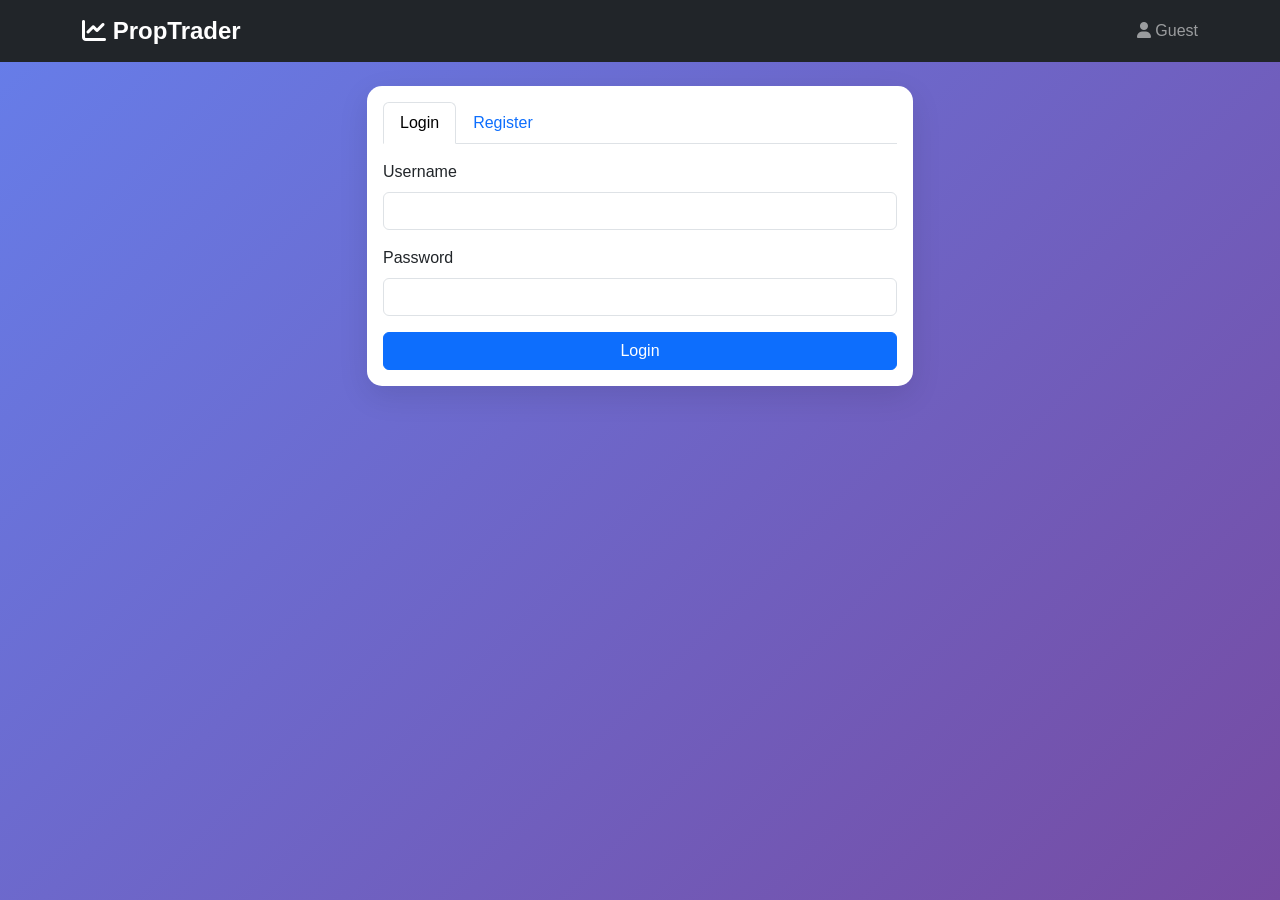
<file: frontend/templates/index.html>
<!DOCTYPE html>
<html lang="en">
<head>
    <meta charset="UTF-8">
    <meta name="viewport" content="width=device-width, initial-scale=1.0">
    <title>PropTrader - Live Sports Trading</title>
    <link href="https://cdn.jsdelivr.net/npm/bootstrap@5.1.3/dist/css/bootstrap.min.css" rel="stylesheet">
    <link href="https://cdnjs.cloudflare.com/ajax/libs/font-awesome/6.0.0/css/all.min.css" rel="stylesheet">
    <style>
        body {
            background: linear-gradient(135deg, #667eea 0%, #764ba2 100%);
            min-height: 100vh;
            font-family: 'Segoe UI', Tahoma, Geneva, Verdana, sans-serif;
        }
        .navbar-brand {
            font-weight: bold;
            font-size: 1.5rem;
        }
        .card {
            border: none;
            border-radius: 15px;
            box-shadow: 0 10px 30px rgba(0,0,0,0.1);
            transition: transform 0.3s ease;
        }
        .card:hover {
            transform: translateY(-5px);
        }
        .trading-card {
            background: white;
            border-radius: 15px;
            padding: 20px;
            margin-bottom: 20px;
            box-shadow: 0 5px 15px rgba(0,0,0,0.1);
        }
        .status-badge {
            padding: 5px 10px;
            border-radius: 20px;
            font-size: 0.8rem;
            font-weight: bold;
        }
        .status-live {
            background: #dc3545;
            color: white;
            animation: pulse 2s infinite;
        }
        .status-final {
            background: #6c757d;
            color: white;
        }
        .status-upcoming {
            background: #28a745;
            color: white;
        }
        @keyframes pulse {
            0% { opacity: 1; }
            50% { opacity: 0.7; }
            100% { opacity: 1; }
        }
        .live-price {
            font-size: 1.2rem;
            font-weight: bold;
            color: #dc3545;
        }
        .game-info {
            background: #f8f9fa;
            border-radius: 10px;
            padding: 10px;
            margin: 10px 0;
        }
        .player-stats {
            background: #e9ecef;
            border-radius: 8px;
            padding: 8px;
            margin: 5px 0;
        }
        .btn-trade {
            border-radius: 25px;
            font-weight: bold;
            transition: all 0.3s ease;
        }
        .btn-trade:hover {
            transform: scale(1.05);
        }
        .filters {
            background: rgba(255,255,255,0.9);
            border-radius: 15px;
            padding: 20px;
            margin-bottom: 20px;
        }
        .portfolio-item {
            background: white;
            border-radius: 10px;
            padding: 15px;
            margin-bottom: 10px;
            border-left: 4px solid #007bff;
        }
        .trade-history {
            max-height: 400px;
            overflow-y: auto;
        }
        .trade-item {
            background: #f8f9fa;
            border-radius: 8px;
            padding: 10px;
            margin-bottom: 8px;
            border-left: 3px solid #28a745;
        }
        .trade-sell {
            border-left-color: #dc3545;
        }
    </style>
</head>
<body>
    <nav class="navbar navbar-expand-lg navbar-dark bg-dark">
        <div class="container">
            <a class="navbar-brand" href="#">
                <i class="fas fa-chart-line"></i> PropTrader
            </a>
            <div class="navbar-nav ms-auto">
                <span class="navbar-text" id="user-info">
                    <i class="fas fa-user"></i> <span id="username">Guest</span>
                </span>
            </div>
        </div>
    </nav>

    <div class="container mt-4">
        <!-- Login/Register Forms -->
        <div id="auth-forms" class="row justify-content-center">
            <div class="col-md-6">
                <div class="card">
                    <div class="card-body">
                        <ul class="nav nav-tabs" id="authTabs" role="tablist">
                            <li class="nav-item" role="presentation">
                                <button class="nav-link active" id="login-tab" data-bs-toggle="tab" data-bs-target="#login" type="button">Login</button>
                            </li>
                            <li class="nav-item" role="presentation">
                                <button class="nav-link" id="register-tab" data-bs-toggle="tab" data-bs-target="#register" type="button">Register</button>
                            </li>
                        </ul>
                        <div class="tab-content" id="authTabContent">
                            <div class="tab-pane fade show active" id="login">
                                <form id="login-form" class="mt-3">
                                    <div class="mb-3">
                                        <label for="login-username" class="form-label">Username</label>
                                        <input type="text" class="form-control" id="login-username" required>
                                    </div>
                                    <div class="mb-3">
                                        <label for="login-password" class="form-label">Password</label>
                                        <input type="password" class="form-control" id="login-password" required>
                                    </div>
                                    <button type="submit" class="btn btn-primary w-100">Login</button>
                                </form>
                            </div>
                            <div class="tab-pane fade" id="register">
                                <form id="register-form" class="mt-3">
                                    <div class="mb-3">
                                        <label for="register-username" class="form-label">Username</label>
                                        <input type="text" class="form-control" id="register-username" required>
                                    </div>
                                    <div class="mb-3">
                                        <label for="register-email" class="form-label">Email</label>
                                        <input type="email" class="form-control" id="register-email" required>
                                    </div>
                                    <div class="mb-3">
                                        <label for="register-password" class="form-label">Password</label>
                                        <input type="password" class="form-control" id="register-password" required>
                                    </div>
                                    <button type="submit" class="btn btn-success w-100">Register</button>
                                </form>
                            </div>
                        </div>
                    </div>
                </div>
            </div>
        </div>

        <!-- Main Dashboard -->
        <div id="dashboard" style="display: none;">
            <div class="row">
                <div class="col-md-8">
                    <!-- Market Section -->
                    <div class="card">
                        <div class="card-header">
                            <h5><i class="fas fa-chart-bar"></i> Live Market</h5>
                        </div>
                        <div class="card-body">
                            <!-- Filters -->
                            <div class="filters">
                                <div class="row">
                                    <div class="col-md-3">
                                        <label class="form-label">Sport</label>
                                        <select class="form-select" id="sport-filter">
                                            <option value="">All Sports</option>
                                            <option value="NBA">NBA</option>
                                            <option value="MLB">MLB</option>
                                            <option value="NFL">NFL</option>
                                        </select>
                                    </div>
                                    <div class="col-md-3">
                                        <label class="form-label">Difficulty</label>
                                        <select class="form-select" id="difficulty-filter">
                                            <option value="">All Difficulties</option>
                                            <option value="EASY">Easy</option>
                                            <option value="MEDIUM">Medium</option>
                                            <option value="HARD">Hard</option>
                                        </select>
                                    </div>
                                    <div class="col-md-3">
                                        <label class="form-label">Status</label>
                                        <select class="form-select" id="status-filter">
                                            <option value="">All Status</option>
                                            <option value="UPCOMING">Upcoming</option>
                                            <option value="LIVE">Live</option>
                                            <option value="FINAL">Final</option>
                                        </select>
                                    </div>
                                    <div class="col-md-3">
                                        <button class="btn btn-outline-primary w-100 mt-4" onclick="refreshMarket()">
                                            <i class="fas fa-sync-alt"></i> Refresh
                                        </button>
                                    </div>
                                </div>
                            </div>

                            <!-- Props List -->
                            <div id="props-container">
                                <!-- Props will be loaded here -->
                            </div>
                        </div>
                    </div>
                </div>

                <div class="col-md-4">
                    <!-- Portfolio Section -->
                    <div class="card mb-3">
                        <div class="card-header">
                            <h5><i class="fas fa-briefcase"></i> Portfolio</h5>
                        </div>
                        <div class="card-body">
                            <div class="d-flex justify-content-between mb-3">
                                <span>Balance:</span>
                                <span class="fw-bold" id="user-balance">$1000.00</span>
                            </div>
                            <div id="portfolio-items">
                                <!-- Portfolio items will be loaded here -->
                            </div>
                        </div>
                    </div>

                    <!-- Trade History -->
                    <div class="card">
                        <div class="card-header">
                            <h5><i class="fas fa-history"></i> Trade History</h5>
                        </div>
                        <div class="card-body">
                            <div id="trade-history" class="trade-history">
                                <!-- Trade history will be loaded here -->
                            </div>
                        </div>
                    </div>
                </div>
            </div>
        </div>
    </div>

    <!-- Trading Modal -->
    <div class="modal fade" id="tradingModal" tabindex="-1">
        <div class="modal-dialog">
            <div class="modal-content">
                <div class="modal-header">
                    <h5 class="modal-title" id="tradingModalTitle">Trade Contract</h5>
                    <button type="button" class="btn-close" data-bs-dismiss="modal"></button>
                </div>
                <div class="modal-body">
                    <div id="trading-details">
                        <!-- Trading details will be loaded here -->
                    </div>
                    <div class="mb-3">
                        <label for="trade-quantity" class="form-label">Quantity</label>
                        <input type="number" class="form-control" id="trade-quantity" min="1" value="1">
                    </div>
                    <div class="mb-3">
                        <label class="form-label">Current Live Price</label>
                        <div class="live-price" id="current-live-price">$0.00</div>
                    </div>
                </div>
                <div class="modal-footer">
                    <button type="button" class="btn btn-secondary" data-bs-dismiss="modal">Cancel</button>
                    <button type="button" class="btn btn-success" onclick="executeTrade('buy')">Buy</button>
                    <button type="button" class="btn btn-danger" onclick="executeTrade('sell')">Sell</button>
                </div>
            </div>
        </div>
    </div>

    <script src="https://cdn.jsdelivr.net/npm/bootstrap@5.1.3/dist/js/bootstrap.bundle.min.js"></script>
    <script>
        const API_BASE = window.location.origin + '/api';
        let currentUser = null;
        let liveUpdateInterval = null;

        // Authentication
        document.getElementById('login-form').addEventListener('submit', async (e) => {
            e.preventDefault();
            const username = document.getElementById('login-username').value;
            const password = document.getElementById('login-password').value;

            try {
                const response = await fetch(`${API_BASE}/auth/login`, {
                    method: 'POST',
                    headers: { 'Content-Type': 'application/json' },
                    body: JSON.stringify({ username, password })
                });

                const data = await response.json();
                if (response.ok) {
                    localStorage.setItem('jwt_token', data.token);
                    currentUser = data.user;
                    showDashboard();
                    loadMarketData();
                    loadPortfolio();
                    loadTradeHistory();
                    startLiveUpdates();
                } else {
                    alert('Login failed: ' + data.error);
                }
            } catch (error) {
                alert('Login failed: ' + error.message);
            }
        });

        document.getElementById('register-form').addEventListener('submit', async (e) => {
            e.preventDefault();
            const username = document.getElementById('register-username').value;
            const email = document.getElementById('register-email').value;
            const password = document.getElementById('register-password').value;

            try {
                const response = await fetch(`${API_BASE}/auth/register`, {
                    method: 'POST',
                    headers: { 'Content-Type': 'application/json' },
                    body: JSON.stringify({ username, email, password })
                });

                const data = await response.json();
                if (response.ok) {
                    localStorage.setItem('jwt_token', data.token);
                    currentUser = data.user;
                    showDashboard();
                    loadMarketData();
                    loadPortfolio();
                    loadTradeHistory();
                    startLiveUpdates();
                } else {
                    alert('Registration failed: ' + data.error);
                }
            } catch (error) {
                alert('Registration failed: ' + error.message);
            }
        });

        function showDashboard() {
            document.getElementById('auth-forms').style.display = 'none';
            document.getElementById('dashboard').style.display = 'block';
            document.getElementById('username').textContent = currentUser.username;
        }

        // Market Data
        async function loadMarketData() {
            try {
                const sportFilter = document.getElementById('sport-filter').value;
                const difficultyFilter = document.getElementById('difficulty-filter').value;
                const statusFilter = document.getElementById('status-filter').value;

                let url = `${API_BASE}/market/props?limit=50`;
                if (sportFilter) url += `&sport=${sportFilter}`;
                if (difficultyFilter) url += `&difficulty=${difficultyFilter}`;

                const response = await fetch(url);
                const data = await response.json();

                if (response.ok) {
                    displayProps(data.props, statusFilter);
                } else {
                    console.error('Error loading props:', data.error);
                }
            } catch (error) {
                console.error('Error loading market data:', error);
            }
        }

        function displayProps(props, statusFilter) {
            const container = document.getElementById('props-container');
            container.innerHTML = '';

            props.forEach(prop => {
                // Apply status filter
                if (statusFilter && prop.status_badge !== statusFilter) {
                    return;
                }

                const card = document.createElement('div');
                card.className = 'trading-card';
                
                const statusClass = prop.status_badge === 'LIVE' ? 'status-live' : 
                                  prop.status_badge === 'FINAL' ? 'status-final' : 'status-upcoming';

                // Format prop type for display
                const formatPropType = (propType) => {
                    return propType.replace(/_/g, ' ').replace(/\b\w/g, l => l.toUpperCase());
                };

                card.innerHTML = `
                    <div class="row">
                        <div class="col-md-8">
                            <div class="d-flex justify-content-between align-items-start mb-2">
                                <div>
                                    <h6 class="mb-0">${prop.player_name} (${prop.player_team})</h6>
                                    <small class="text-muted">
                                        ${prop.player_position || ''} ${prop.opponent_info || ''} 
                                        ${prop.formatted_game_time ? `• ${prop.formatted_game_time}` : ''}
                                    </small>
                                </div>
                                <span class="status-badge ${statusClass}">${prop.status_badge}</span>
                            </div>
                            <p class="text-muted mb-2">${prop.sport} • ${formatPropType(prop.prop_type)} • ${prop.difficulty}</p>
                            
                            ${prop.game_status === 'LIVE' || prop.game_status === 'FINISHED' ? `
                                <div class="game-info">
                                    <small><strong>Game Time:</strong> ${prop.current_game_time || 'N/A'}</small><br>
                                    <small><strong>Score:</strong> ${prop.live_score || 'N/A'}</small><br>
                                    <small><strong>Player Value:</strong> ${prop.player_current_value || 0}</small>
                                </div>
                            ` : ''}
                            
                                                            <div class="player-stats">
                                    <strong>Line:</strong> ${prop.line_value} | 
                                    <strong>Current Price:</strong> <span class="live-price">$${prop.live_contract_price.toFixed(2)}</span>
                                    <br><small class="text-muted">Contracts: ${prop.available_contracts}/${prop.total_contracts} available</small>
                                </div>
                        </div>
                        <div class="col-md-4">
                            ${(() => {
                                if (!prop.is_tradeable) {
                                    return '<div class="text-muted">Trading Closed</div>';
                                }
                                
                                let tradingOptions = '';
                                if (prop.difficulty === 'EASY' || prop.difficulty === 'HARD') {
                                    tradingOptions = `
                                        <button class="btn btn-primary btn-trade w-100 mb-2" onclick="openTradingModal(${prop.id}, 'over')">
                                            OVER ${prop.line_value}
                                        </button>
                                    `;
                                } else if (prop.difficulty === 'MEDIUM') {
                                    tradingOptions = `
                                        <button class="btn btn-success btn-trade w-100 mb-2" onclick="openTradingModal(${prop.id}, 'over')">
                                            OVER ${prop.line_value}
                                        </button>
                                        <button class="btn btn-danger btn-trade w-100 mb-2" onclick="openTradingModal(${prop.id}, 'under')">
                                            UNDER ${prop.line_value}
                                        </button>
                                    `;
                                }
                                return tradingOptions;
                            })()}
                        </div>
                    </div>
                `;
                
                container.appendChild(card);
            });
        }

        // Trading
        function openTradingModal(propId, type) {
            document.getElementById('tradingModalTitle').textContent = `Trade ${type.toUpperCase()} Contract`;
            document.getElementById('trading-details').innerHTML = `
                <p><strong>Prop ID:</strong> ${propId}</p>
                <p><strong>Type:</strong> ${type.toUpperCase()}</p>
            `;
            window.currentTradingProp = { id: propId, type: type };
            
            // Update live price
            updateLivePrice(propId);
            
            const modal = new bootstrap.Modal(document.getElementById('tradingModal'));
            modal.show();
        }

        async function updateLivePrice(propId) {
            try {
                const response = await fetch(`${API_BASE}/market/live-updates`);
                const data = await response.json();
                
                const prop = data.updates.find(u => u.prop_id === propId);
                if (prop) {
                    document.getElementById('current-live-price').textContent = `$${prop.live_contract_price.toFixed(2)}`;
                }
            } catch (error) {
                console.error('Error updating live price:', error);
            }
        }

        async function executeTrade(action) {
            const quantity = parseInt(document.getElementById('trade-quantity').value);
            const propId = window.currentTradingProp?.id || 1;
            const tradeType = window.currentTradingProp?.type || 'over';

            try {
                const response = await fetch(`${API_BASE}/market/trade`, {
                    method: 'POST',
                    headers: {
                        'Content-Type': 'application/json',
                        'Authorization': `Bearer ${localStorage.getItem('jwt_token')}`
                    },
                    body: JSON.stringify({
                        prop_id: propId,
                        quantity: quantity,
                        trade_type: tradeType,
                        action: action
                    })
                });

                const data = await response.json();
                if (response.ok) {
                    alert(`${action.toUpperCase()} successful! New balance: $${data.new_balance.toFixed(2)}`);
                    loadPortfolio();
                    loadTradeHistory();
                    bootstrap.Modal.getInstance(document.getElementById('tradingModal')).hide();
                } else {
                    alert('Trade failed: ' + data.error);
                }
            } catch (error) {
                console.error('Error executing trade:', error);
                alert('Trade failed: ' + error.message);
            }
        }

        // Portfolio
        async function loadPortfolio() {
            try {
                const response = await fetch(`${API_BASE}/portfolio`, {
                    headers: { 'Authorization': `Bearer ${localStorage.getItem('jwt_token')}` }
                });
                const data = await response.json();

                if (response.ok) {
                    document.getElementById('user-balance').textContent = `$${data.balance.toFixed(2)}`;
                    displayPortfolio(data.portfolio);
                }
            } catch (error) {
                console.error('Error loading portfolio:', error);
            }
        }

        function displayPortfolio(portfolio) {
            const container = document.getElementById('portfolio-items');
            container.innerHTML = '';

            if (portfolio.length === 0) {
                container.innerHTML = '<p class="text-muted">No active positions</p>';
                return;
            }

            portfolio.forEach(item => {
                const div = document.createElement('div');
                div.className = 'portfolio-item';
                div.innerHTML = `
                    <div class="d-flex justify-content-between">
                        <div>
                            <strong>${item.player_name}</strong><br>
                            <small>${item.prop_type} ${item.trade_type}</small>
                        </div>
                        <div class="text-end">
                            <div>Qty: ${item.quantity}</div>
                            <div class="live-price">$${item.live_price.toFixed(2)}</div>
                        </div>
                    </div>
                    ${item.game_status === 'LIVE' ? `
                        <small class="text-danger">LIVE - ${item.current_game_time}</small>
                    ` : ''}
                `;
                container.appendChild(div);
            });
        }

        // Trade History
        async function loadTradeHistory() {
            try {
                const response = await fetch(`${API_BASE}/portfolio/trades`, {
                    headers: { 'Authorization': `Bearer ${localStorage.getItem('jwt_token')}` }
                });
                const data = await response.json();

                if (response.ok) {
                    displayTradeHistory(data.trades);
                }
            } catch (error) {
                console.error('Error loading trade history:', error);
            }
        }

        function displayTradeHistory(trades) {
            const container = document.getElementById('trade-history');
            container.innerHTML = '';

            if (trades.length === 0) {
                container.innerHTML = '<p class="text-muted">No trades yet</p>';
                return;
            }

            trades.forEach(trade => {
                const div = document.createElement('div');
                div.className = `trade-item ${trade.action === 'SELL' ? 'trade-sell' : ''}`;
                div.innerHTML = `
                    <div class="d-flex justify-content-between">
                        <div>
                            <strong>${trade.player_name || 'Unknown'}</strong><br>
                            <small>${trade.prop_type} ${trade.trade_type}</small>
                        </div>
                        <div class="text-end">
                            <div class="${trade.action === 'BUY' ? 'text-success' : 'text-danger'}">
                                ${trade.action} ${trade.quantity}
                            </div>
                            <small>$${trade.price.toFixed(2)}</small>
                        </div>
                    </div>
                `;
                container.appendChild(div);
            });
        }

        // Live Updates
        function startLiveUpdates() {
            if (liveUpdateInterval) {
                clearInterval(liveUpdateInterval);
            }
            
            liveUpdateInterval = setInterval(async () => {
                await loadMarketData();
                await loadPortfolio();
            }, 30000); // Update every 30 seconds
        }

        function refreshMarket() {
            loadMarketData();
        }

        // Filter event listeners
        document.getElementById('sport-filter').addEventListener('change', loadMarketData);
        document.getElementById('difficulty-filter').addEventListener('change', loadMarketData);
        document.getElementById('status-filter').addEventListener('change', (e) => {
            loadMarketData(); // This will apply the status filter in displayProps
        });

        // Check if user is already logged in
        window.addEventListener('load', () => {
            const token = localStorage.getItem('jwt_token');
            if (token) {
                // Try to load user data
                loadMarketData();
                loadPortfolio();
                loadTradeHistory();
                startLiveUpdates();
                document.getElementById('dashboard').style.display = 'block';
                document.getElementById('auth-forms').style.display = 'none';
            }
        });
    </script>
</body>
</html>
</file>
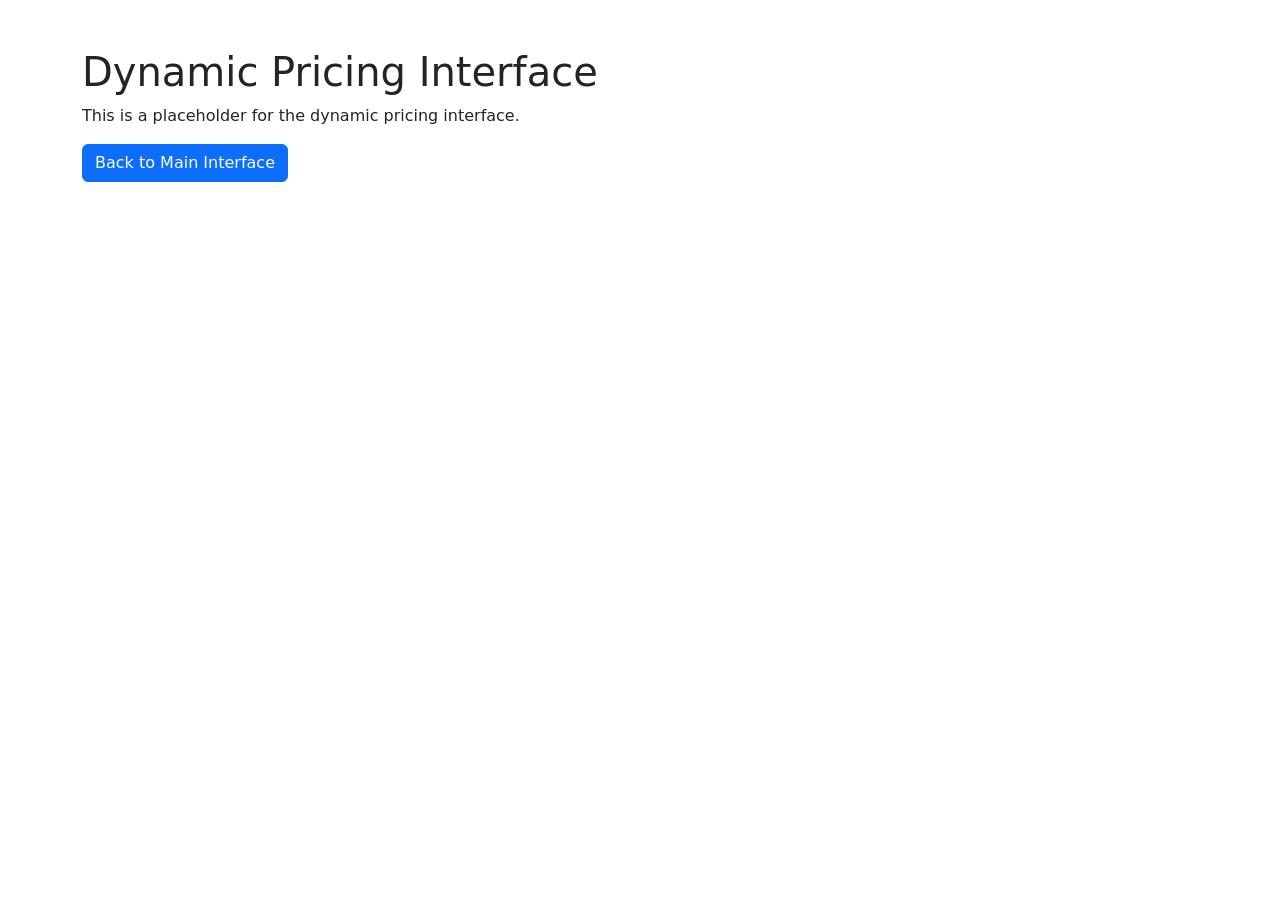
<file: templates/pricing.html>
<!DOCTYPE html>
<html lang="en">
<head>
    <meta charset="UTF-8">
    <meta name="viewport" content="width=device-width, initial-scale=1.0">
    <title>Dynamic Pricing Interface</title>
    <link href="https://cdn.jsdelivr.net/npm/bootstrap@5.1.3/dist/css/bootstrap.min.css" rel="stylesheet">
</head>
<body>
    <div class="container mt-5">
        <h1>Dynamic Pricing Interface</h1>
        <p>This is a placeholder for the dynamic pricing interface.</p>
        <a href="/i" class="btn btn-primary">Back to Main Interface</a>
    </div>
</body>
</html>
</file>
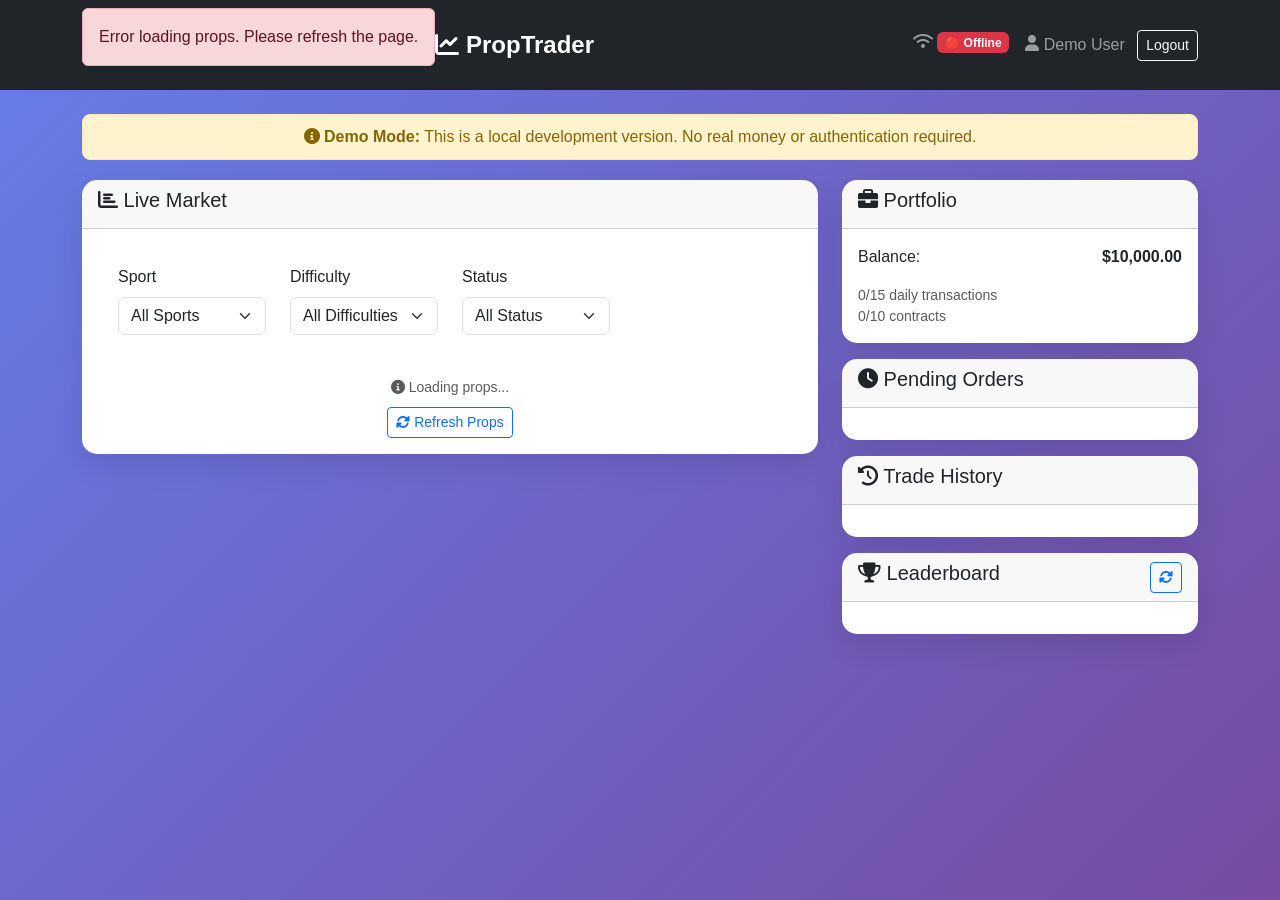
<file: frontend/templates/i.html>
<!DOCTYPE html>
<html lang="en">
<head>
    <meta charset="UTF-8">
    <meta name="viewport" content="width=device-width, initial-scale=1.0">
    <title>PropTrader - Live Sports Trading</title>
    <link href="https://cdn.jsdelivr.net/npm/bootstrap@5.1.3/dist/css/bootstrap.min.css" rel="stylesheet">
    <link href="https://cdnjs.cloudflare.com/ajax/libs/font-awesome/6.0.0/css/all.min.css" rel="stylesheet">
    <style>
        body {
            background: linear-gradient(135deg, #667eea 0%, #764ba2 100%);
            min-height: 100vh;
            font-family: 'Segoe UI', Tahoma, Geneva, Verdana, sans-serif;
        }
        .navbar-brand {
            font-weight: bold;
            font-size: 1.5rem;
        }
        .card {
            border: none;
            border-radius: 15px;
            box-shadow: 0 10px 30px rgba(0,0,0,0.1);
            transition: transform 0.3s ease;
        }
        .card:hover {
            transform: translateY(-5px);
        }
        .trading-card {
            background: white;
            border-radius: 15px;
            padding: 20px;
            margin-bottom: 20px;
            box-shadow: 0 5px 15px rgba(0,0,0,0.1);
        }
        .status-badge {
            padding: 5px 10px;
            border-radius: 20px;
            font-size: 0.8rem;
            font-weight: bold;
        }
        .status-live {
            background: #dc3545;
            color: white;
            animation: pulse 2s infinite;
        }
        .status-final {
            background: #6c757d;
            color: white;
        }
        .status-upcoming {
            background: #28a745;
            color: white;
        }
        .status-cancelled {
            background: #ffc107;
            color: #212529;
        }
        .status-ruled-out {
            background: #6c757d;
            color: white;
        }
        .status-over-hit {
            background: #28a745;
            color: white;
            animation: pulse 1s infinite;
        }
        .status-push {
            background: #0d6efd;
            color: white;
        }
        @keyframes pulse {
            0% { opacity: 1; }
            50% { opacity: 0.7; }
            100% { opacity: 1; }
        }
        .live-price {
            font-size: 1.2rem;
            font-weight: bold;
            color: #dc3545;
        }
        .game-info {
            background: #f8f9fa;
            border-radius: 10px;
            padding: 10px;
            margin: 10px 0;
        }
        .player-stats {
            background: #e9ecef;
            border-radius: 8px;
            padding: 8px;
            margin: 5px 0;
        }
        .btn-trade {
            border-radius: 25px;
            font-weight: bold;
            transition: all 0.3s ease;
        }
        .btn-trade:hover {
            transform: scale(1.05);
        }
        .filters {
            background: rgba(255,255,255,0.9);
            border-radius: 15px;
            padding: 20px;
            margin-bottom: 20px;
        }
        .portfolio-item {
            background: white;
            border-radius: 10px;
            padding: 15px;
            margin-bottom: 10px;
            border-left: 4px solid #007bff;
        }
        
        .portfolio-item .btn {
            font-size: 0.8rem;
            padding: 0.25rem 0.5rem;
        }
        .trade-history {
            max-height: 400px;
            overflow-y: auto;
        }
        
        /* Contract availability styling */
        .contract-count {
            font-weight: bold;
        }
        .contract-count.low {
            color: #dc3545;
            animation: pulse 1s infinite;
        }
        .contract-count.few {
            color: #ffc107;
        }
        .contract-count.normal {
            color: #6c757d;
        }
        
        /* Disabled button styling */
        .btn-secondary:disabled {
            opacity: 0.6;
            cursor: not-allowed;
        }
        
        /* Contract availability indicators */
        .contract-indicator {
            display: inline-block;
            margin-left: 5px;
        }
        .contract-indicator.low::after {
            content: " ⚠️";
            color: #dc3545;
        }
        .contract-indicator.few::after {
            content: " ⚡";
            color: #ffc107;
        }
        
        .pending-order-item {
            background: #f8f9fa;
            border-radius: 10px;
            padding: 15px;
            margin-bottom: 10px;
            border-left: 4px solid #ffc107;
        }
        
        .trade-item {
            background: #f8f9fa;
            border-radius: 8px;
            padding: 10px;
            margin-bottom: 8px;
            border-left: 3px solid #28a745;
        }
        .trade-sell {
            border-left-color: #dc3545;
        }
        .demo-banner {
            background: #fff3cd;
            border: 1px solid #ffeaa7;
            color: #856404;
            padding: 10px;
            border-radius: 8px;
            margin-bottom: 20px;
            text-align: center;
        }
        
        /* WebSocket and Live Updates Styling */
        .toast-notification {
            position: fixed;
            top: 20px;
            right: 20px;
            z-index: 9999;
            background: white;
            border-radius: 8px;
            box-shadow: 0 4px 12px rgba(0,0,0,0.15);
            min-width: 300px;
            max-width: 400px;
            animation: slideInRight 0.3s ease-out;
        }
        
        @keyframes slideInRight {
            from {
                transform: translateX(100%);
                opacity: 0;
            }
            to {
                transform: translateX(0);
                opacity: 1;
            }
        }
        
        .toast-header {
            background: #f8f9fa;
            border-bottom: 1px solid #dee2e6;
            padding: 10px 15px;
            border-radius: 8px 8px 0 0;
            display: flex;
            justify-content: space-between;
            align-items: center;
        }
        
        .toast-body {
            padding: 15px;
            color: #212529;
        }
        
        .btn-close {
            background: none;
            border: none;
            font-size: 1.2rem;
            cursor: pointer;
            color: #6c757d;
        }
        
        .btn-close:hover {
            color: #dc3545;
        }
        
        .price-update {
            animation: priceFlash 1s ease-in-out;
        }
        
        @keyframes priceFlash {
            0% { background-color: transparent; }
            50% { background-color: #fff3cd; }
            100% { background-color: transparent; }
        }
        
        .live-indicator {
            background: #dc3545;
            color: white;
            padding: 2px 8px;
            border-radius: 12px;
            font-size: 0.7rem;
            font-weight: bold;
            margin-bottom: 10px;
            display: inline-block;
            animation: pulse 1s infinite;
        }
    </style>
</head>
<body>
    <nav class="navbar navbar-expand-lg navbar-dark bg-dark">
        <div class="container">
            <a class="navbar-brand" href="#">
                <i class="fas fa-chart-line"></i> PropTrader
            </a>
            <div class="navbar-nav ms-auto">
                <span class="navbar-text me-3">
                    <i class="fas fa-wifi"></i> 
                    <span id="websocket-status" class="badge bg-secondary">🔴 Offline</span>
                </span>
                <span class="navbar-text" id="user-info">
                    <i class="fas fa-user"></i> <span id="username">Demo User</span>
                    <button class="btn btn-outline-light btn-sm ms-2" onclick="logout()">Logout</button>
                </span>
            </div>
        </div>
    </nav>

    <div class="container mt-4">
        <!-- Demo Banner -->
        <div class="demo-banner">
            <i class="fas fa-info-circle"></i> <strong>Demo Mode:</strong> This is a local development version. No real money or authentication required.
        </div>

        <!-- Login/Register Forms -->
        <div id="auth-forms" class="row justify-content-center" style="display: none;">
            <div class="col-md-6">
                <div class="card">
                    <div class="card-body">
                        <ul class="nav nav-tabs" id="authTabs" role="tablist">
                            <li class="nav-item" role="presentation">
                                <button class="nav-link active" id="login-tab" data-bs-toggle="tab" data-bs-target="#login" type="button">Login</button>
                            </li>
                            <li class="nav-item" role="presentation">
                                <button class="nav-link" id="register-tab" data-bs-toggle="tab" data-bs-target="#register" type="button">Register</button>
                            </li>
                        </ul>
                        <div class="tab-content" id="authTabContent">
                            <div class="tab-pane fade show active" id="login">
                                <form id="login-form" class="mt-3">
                                    <div class="mb-3">
                                        <label for="login-username" class="form-label">Username</label>
                                        <input type="text" class="form-control" id="login-username" value="demo" required>
                                    </div>
                                    <div class="mb-3">
                                        <label for="login-password" class="form-label">Password</label>
                                        <input type="password" class="form-control" id="login-password" value="demo" required>
                                    </div>
                                    <button type="submit" class="btn btn-primary w-100">Login (Demo)</button>
                                </form>
                            </div>
                            <div class="tab-pane fade" id="register">
                                <form id="register-form" class="mt-3">
                                    <div class="row">
                                        <div class="col-md-6">
                                    <div class="mb-3">
                                                <label for="register-first-name" class="form-label">First Name</label>
                                                <input type="text" class="form-control" id="register-first-name">
                                            </div>
                                        </div>
                                        <div class="col-md-6">
                                            <div class="mb-3">
                                                <label for="register-last-name" class="form-label">Last Name</label>
                                                <input type="text" class="form-control" id="register-last-name">
                                            </div>
                                        </div>
                                    </div>
                                    <div class="mb-3">
                                        <label for="register-username" class="form-label">Username *</label>
                                        <input type="text" class="form-control" id="register-username" required>
                                    </div>
                                    <div class="mb-3">
                                        <label for="register-email" class="form-label">Email *</label>
                                        <input type="email" class="form-control" id="register-email" required>
                                    </div>
                                    <div class="mb-3">
                                        <label for="register-password" class="form-label">Password *</label>
                                        <input type="password" class="form-control" id="register-password" required minlength="8">
                                        <div class="form-text">Password must be at least 8 characters long</div>
                                    </div>
                                    <div class="mb-3">
                                        <label for="register-date-of-birth" class="form-label">Date of Birth</label>
                                        <input type="date" class="form-control" id="register-date-of-birth">
                                    </div>
                                    <div class="mb-3">
                                        <label for="register-phone" class="form-label">Phone Number</label>
                                        <input type="tel" class="form-control" id="register-phone">
                                    </div>
                                    <div class="mb-3">
                                        <label for="register-address" class="form-label">Address</label>
                                        <textarea class="form-control" id="register-address" rows="2"></textarea>
                                    </div>
                                    <div class="row">
                                        <div class="col-md-6">
                                            <div class="mb-3">
                                                <label for="register-city" class="form-label">City</label>
                                                <input type="text" class="form-control" id="register-city">
                                            </div>
                                        </div>
                                        <div class="col-md-3">
                                            <div class="mb-3">
                                                <label for="register-state" class="form-label">State</label>
                                                <input type="text" class="form-control" id="register-state">
                                            </div>
                                        </div>
                                        <div class="col-md-3">
                                            <div class="mb-3">
                                                <label for="register-zip" class="form-label">ZIP Code</label>
                                                <input type="text" class="form-control" id="register-zip">
                                            </div>
                                        </div>
                                    </div>
                                    <div class="mb-3">
                                        <label for="register-country" class="form-label">Country</label>
                                        <select class="form-control" id="register-country">
                                            <option value="US">United States</option>
                                            <option value="CA">Canada</option>
                                            <option value="UK">United Kingdom</option>
                                            <option value="AU">Australia</option>
                                            <option value="Other">Other</option>
                                        </select>
                                    </div>
                                    <button type="submit" class="btn btn-success w-100">Register</button>
                                </form>
                            </div>
                        </div>
                    </div>
                </div>
            </div>
        </div>

        <!-- Main Dashboard -->
        <div id="dashboard">
            <div class="row">
                <div class="col-md-8">
                    <!-- Market Section -->
                    <div class="card">
                        <div class="card-header">
                            <h5><i class="fas fa-chart-bar"></i> Live Market</h5>
                        </div>
                        <div class="card-body">
                            <!-- Filters -->
                            <div class="filters">
                                <div class="row">
                                    <div class="col-md-3">
                                        <label class="form-label">Sport</label>
                                        <select class="form-select" id="sport-filter">
                                            <option value="">All Sports</option>
                                            <option value="MLB">MLB</option>
                                            <option value="NBA">NBA</option>
                                            <option value="NFL">NFL</option>
                                        </select>
                                    </div>
                                    <div class="col-md-3">
                                        <label class="form-label">Difficulty</label>
                                        <select class="form-select" id="difficulty-filter">
                                            <option value="">All Difficulties</option>
                                            <option value="EASY">Easy</option>
                                            <option value="MEDIUM">Medium</option>
                                            <option value="HARD">Hard</option>
                                        </select>
                                    </div>
                                    <div class="col-md-3">
                                        <label class="form-label">Status</label>
                                        <select class="form-select" id="status-filter">
                                            <option value="">All Status</option>
                                            <option value="UPCOMING">Upcoming</option>
                                            <option value="LIVE">Live</option>
                                            <option value="FINAL">Final</option>
                                        </select>
                                    </div>
                                                                <div class="col-md-3" id="stat-category-container" style="display: none;">
                                <label for="stat-category-filter" class="form-label text-muted small">Stat Category</label>
                                <select class="form-select" id="stat-category-filter">
                                    <option value="">All Categories</option>
                                    <option value="rbis"> RBIs</option>
                                    <option value="runs"> Runs</option>
                                    <option value="total_bases"> Total Bases</option>
                                    <option value="hits"> Hits</option>
                                    <option value="strikeouts"> Strikeouts</option>
                                    <option value="pitches"> Pitches</option>
                                    <option value="era"> ERA</option>
                                </select>
                            </div>
                                </div>
                            </div>

                            <!-- Game Schedule Header -->
                            <div class="mb-3 p-3 bg-light border rounded" id="game-schedule-header" style="display: none;">
                                <h6><i class="fas fa-calendar-alt"></i> Today's Game Schedule (Earliest First)</h6>
                                <div id="game-schedule-content">
                                    <small class="text-muted">Game schedule will appear here...</small>
                                </div>
                            </div>

                            <!-- Props List -->
                            <div id="props-container">
                                <!-- Props will be loaded here -->
                            </div>

                            <!-- Props Status Indicator -->
                            <div class="mt-3 text-center">
                                <small class="text-muted" id="props-status">
                                    <i class="fas fa-info-circle"></i> Loading props...
                                </small>
                                <br>
                                <button type="button" class="btn btn-sm btn-outline-primary mt-2" onclick="refreshProps()">
                                    <i class="fas fa-sync-alt"></i> Refresh Props
                                </button>
                            </div>
                        </div>
                    </div>
                </div>

                <div class="col-md-4">
                    <!-- Portfolio Section -->
                    <div class="card mb-3">
                        <div class="card-header">
                            <h5><i class="fas fa-briefcase"></i> Portfolio</h5>
                        </div>
                        <div class="card-body">
                            <div class="d-flex justify-content-between mb-3">
                                <span>Balance:</span>
                                <span class="fw-bold" id="user-balance">$10,000.00</span>
                            </div>
                            <div class="mt-2">
                                <small class="text-muted">
                                    <div id="daily-transaction-limit">0/15 daily transactions</div>
                                    <div id="portfolio-limit">0/10 contracts</div>
                                </small>
                            </div>
                            <div id="portfolio-items">
                                <!-- Portfolio items will be loaded here -->
                            </div>
                        </div>
                    </div>

                    <!-- Pending Transactions -->
                    <div class="card mb-3">
                        <div class="card-header">
                            <h5><i class="fas fa-clock"></i> Pending Orders</h5>
                        </div>
                        <div class="card-body">
                            <div id="pending-orders" class="pending-orders">
                                <!-- Pending orders will be loaded here -->
                            </div>
                        </div>
                    </div>

                    <!-- Trade History -->
                    <div class="card mb-3">
                        <div class="card-header">
                            <h5><i class="fas fa-history"></i> Trade History</h5>
                        </div>
                        <div class="card-body">
                            <div id="trade-history" class="trade-history">
                                <!-- Trade history will be loaded here -->
                            </div>
                        </div>
                        </div>

                    <!-- Leaderboard -->
                    <div class="card mb-3">
                        <div class="card-header d-flex justify-content-between align-items-center">
                            <h5><i class="fas fa-trophy"></i> Leaderboard</h5>
                            <button class="btn btn-sm btn-outline-primary" onclick="refreshLeaderboard()">
                                <i class="fas fa-sync-alt"></i>
                            </button>
                    </div>
                        <div class="card-body">
                            <div id="leaderboard-content">
                                <!-- Leaderboard will be loaded here -->
                            </div>
                        </div>
                    </div>

                </div>
            </div>
        </div>
    </div>

    <!-- Trading Modal -->
    <div class="modal fade" id="tradingModal" tabindex="-1">
        <div class="modal-dialog modal-lg">
            <div class="modal-content">
                <div class="modal-header">
                    <h5 class="modal-title" id="tradingModalTitle">Trade Contract</h5>
                    <button type="button" class="btn-close" data-bs-dismiss="modal"></button>
                </div>
                <div class="modal-body">
                    <div id="trading-details">
                        <!-- Trading details will be loaded here -->
                    </div>
                    
                    <!-- Market Price Display -->
                    <div class="row mb-3">
                        <div class="col-md-6">
                            <label class="form-label">Current Market Price</label>
                            <div class="live-price" id="current-market-price">$0.00</div>
                            <small class="text-muted">Dynamically calculated from order book</small>
                        </div>
                        <div class="col-md-6">
                            <label class="form-label">Available Contracts</label>
                            <div id="available-contracts">0</div>
                            <small class="text-muted">Currently available for trading</small>
                        </div>
                    </div>
                    
                    <!-- Trading Options -->
                    <div class="row">
                        <div class="col-md-6">
                            <div class="card">
                                <div class="card-header">
                                    <h6 class="mb-0"><i class="fas fa-shopping-cart text-success"></i> Buy Options</h6>
                                </div>
                                <div class="card-body" id="buy-options">
                                    <div class="mb-3">
                                        <label class="form-label">Buy Now (Market Price)</label>
                                        <button type="button" class="btn btn-success w-100" onclick="executeTrade('buy', 'market')">
                                            Buy at Market Price
                                        </button>
                                    </div>
                                    <div class="mb-3">
                                        <label class="form-label">Limit Buy Order</label>
                                        <div class="input-group">
                                            <span class="input-group-text">$</span>
                                            <input type="number" class="form-control" id="buy-limit-price" placeholder="0.00" step="0.01" min="0.01" max="99.99">
                                        </div>
                                        <button type="button" class="btn btn-outline-success w-100 mt-2" onclick="executeTrade('buy', 'limit')">
                                            Place Buy Order
                                        </button>
                                    </div>
                                </div>
                            </div>
                        </div>
                        
                        <div class="col-md-6">
                            <div class="card">
                                <div class="card-header">
                                    <h6 class="mb-0"><i class="fas fa-tags text-danger"></i> Sell Options</h6>
                                </div>
                                <div class="card-body" id="sell-options">
                                    <div class="mb-3">
                                        <label class="form-label">Sell Now (Market Price)</label>
                                        <button type="button" class="btn btn-danger w-100" onclick="executeTrade('sell', 'market')">
                                            Sell at Market Price
                                        </button>
                                    </div>
                                    <div class="mb-3">
                                        <label class="form-label">Limit Sell Order</label>
                                        <div class="input-group">
                                            <span class="input-group-text">$</span>
                                            <input type="number" class="form-control" id="sell-limit-price" placeholder="0.00" step="0.01" min="0.01" max="99.99">
                                        </div>
                                        <button type="button" class="btn btn-outline-danger w-100 mt-2" onclick="executeTrade('sell', 'limit')">
                                            Place Sell Order
                                        </button>
                                    </div>
                                </div>
                            </div>
                        </div>
                    </div>
                    
                    <!-- Cash Out Option (for final games) -->
                    <div id="cash-out-section" class="mt-3" style="display: none;">
                        <div class="card">
                            <div class="card-header bg-warning text-dark">
                                <h6 class="mb-0"><i class="fas fa-trophy text-warning"></i> Cash Out Contract</h6>
                            </div>
                            <div class="card-body">
                                <p class="text-muted mb-3">Game is finished! Cash out your contract to collect your winnings.</p>
                                <button type="button" class="btn btn-warning w-100" onclick="cashOutContract()">
                                    <i class="fas fa-trophy"></i> Cash Out Contract
                                </button>
                            </div>
                        </div>
                    </div>
                    
                    <!-- Portfolio Constraints -->
                    <div class="alert alert-info mt-3">
                        <i class="fas fa-info-circle"></i>
                        <strong>Portfolio Limits:</strong> Maximum 10 contracts total, 1 contract per player (any prop type), max 50% from same team (starts after 1st contract). <strong>Pending orders count toward these limits.</strong>
                    </div>
                    
                    <!-- Game Status Info -->
                    <div id="game-status-info" class="alert mt-3" style="display: none;">
                        <i class="fas fa-info-circle"></i>
                        <span id="game-status-message"></span>
                    </div>
                </div>
                <div class="modal-footer">
                    <button type="button" class="btn btn-secondary" data-bs-dismiss="modal">Close</button>
                </div>
            </div>
        </div>
    </div>

    <script src="https://cdn.jsdelivr.net/npm/bootstrap@5.1.3/dist/js/bootstrap.bundle.min.js"></script>
    <script>
        // Local development - no real API needed
        const API_BASE = 'http://localhost:8007/api';
        let currentUser = { username: 'Demo User', balance: 10000 };
        let liveUpdateInterval = null;
        let userPortfolio = [];
        let tradeHistory = [];
        let pendingOrders = [];
        let userLimits = { daily_transactions: { current: 0, limit: 15, remaining: 15 }, portfolio: { limit: 10 } };
        let orderBook = {}; // Store order book data for each prop

        // Real MLB props loaded from scraper
        let realProps = [];
        
        // Load real MLB props from scraper
        async function loadRealMLBProps() {
            try {
                console.log('🔄 Loading real MLB props...');
                // Add cache-busting parameter to force refresh
                const timestamp = new Date().getTime();
                
                // Add timeout to prevent hanging
                const controller = new AbortController();
                const timeoutId = setTimeout(() => controller.abort(), 10000); // 10 second timeout
                
                const response = await fetch(`/mlb_props.json?t=${timestamp}`, {
                    signal: controller.signal
                });
                clearTimeout(timeoutId);
                
                if (!response.ok) {
                    throw new Error(`HTTP error! status: ${response.status}`);
                }
                const data = await response.json();
                console.log('📊 Raw MLB props data:', data);
                
                if (!data.props) {
                    console.warn('⚠️ No props found in data');
                    return [];
                }
                
                const realProps = [];
                let propId = 1;
                
                // Create a map of game statuses for quick lookup
                const gameStatuses = {};
                if (data.games) {
                    data.games.forEach(game => {
                        gameStatuses[game.game_id] = game.status;
                    });
                }
                
                for (const [playerId, playerData] of Object.entries(data.props)) {
                    const player = playerData.player_info;
                    const playerProps = playerData.props || [];
                    
                    console.log(`👤 Processing player: ${player.name} with ${playerProps.length} props`);
                    
                    for (const prop of playerProps) {
                        // Get the game status for this player's game
                        const gameStatus = gameStatuses[player.game_id] || 'UPCOMING';
                        
                        // Check if player is ruled out (this would come from the live tracker)
                        const isPlayerRuledOut = player.status === 'RULED_OUT' || player.status === 'NOT_PLAYING';
                        
                        // Check if this is an over prop that has already hit (would be removed by live tracker)
                        const isOverHit = prop.over_hit === true;
                        
                        // Convert scraper prop format to trading platform format
                        const tradingProp = {
                            id: propId++,
                            player_name: player.name,
                            player_team: player.team_name,
                            player_position: player.position,
                            sport: 'MLB',
                            prop_type: prop.stat.toLowerCase().replace(/\s+/g, '_'),
                            difficulty: prop.type.toUpperCase(),
                            line_value: prop.line,
                            live_contract_price: prop.price,
                            available_contracts: 10,
                            total_contracts: 10,
                            status_badge: isOverHit ? 'OVER_HIT' : (isPlayerRuledOut ? 'RULED_OUT' : gameStatus), // Show OVER_HIT if over already hit
                            is_tradeable: !isOverHit && !isPlayerRuledOut && (gameStatus === 'UPCOMING' || gameStatus === 'LIVE'), // Not tradeable if over hit or ruled out
                            formatted_game_time: prop.game_time || 'TBD',
                            direction: prop.direction,
                            implied_probability: prop.implied_prob,
                            game_id: player.game_id,
                            opponent: prop.opponent || null,
                            player_status: player.status || 'ACTIVE',
                            over_hit: isOverHit
                        };
                        
                        console.log(`📈 Created prop: ${tradingProp.prop_type} ${tradingProp.difficulty} - Status: ${tradingProp.status_badge} - Player Status: ${tradingProp.player_status} - Over Hit: ${tradingProp.over_hit} - Tradeable: ${tradingProp.is_tradeable}`);
                        
                        realProps.push(tradingProp);
                    }
                }
                
                // Sort props by game time (earliest games first)
                realProps.sort((a, b) => {
                    const timeA = a.formatted_game_time;
                    const timeB = b.formatted_game_time;
                    
                    // Extract hour and minute from time strings like "06:10 PM ET"
                    const parseTime = (timeStr) => {
                        if (!timeStr || timeStr === 'TBD') return Infinity;
                        const match = timeStr.match(/(\d{1,2}):(\d{2})\s*(AM|PM)/i);
                        if (!match) return Infinity;
                        
                        let hour = parseInt(match[1]);
                        const minute = parseInt(match[2]);
                        const period = match[3].toUpperCase();
                        
                        // Convert to 24-hour format for comparison
                        if (period === 'PM' && hour !== 12) hour += 12;
                        if (period === 'AM' && hour === 12) hour = 0;
                        
                        return hour * 60 + minute;
                    };
                    
                    const timeAValue = parseTime(timeA);
                    const timeBValue = parseTime(timeB);
                    
                    return timeAValue - timeBValue;
                });
                
                console.log(`✅ Successfully loaded ${realProps.length} real MLB props with 10 contracts each, sorted by game time`);
                return realProps;
                
            } catch (error) {
                console.error('Error loading real MLB props:', error);
                console.log('No fallback available - real MLB data required');
                return [];
            }
        }
        
        // Load real NFL props from scraper (parallel to MLB)
        async function loadRealNFLProps() {
            try {
                console.log('🔄 Loading real NFL props...');
                const timestamp = new Date().getTime();
                
                // Add timeout to prevent hanging
                const controller = new AbortController();
                const timeoutId = setTimeout(() => controller.abort(), 10000); // 10 second timeout
                
                const response = await fetch(`/nfl_props.json?t=${timestamp}`, {
                    signal: controller.signal
                });
                clearTimeout(timeoutId);
                
                if (!response.ok) {
                    throw new Error(`HTTP error! status: ${response.status}`);
                }
                const data = await response.json();
                if (!data.props) return [];

                const nflProps = [];
                let propId = 100000; // offset to avoid collision

                const gameStatuses = {};
                if (data.games) {
                    data.games.forEach(game => {
                        gameStatuses[game.game_id] = game.status || 'UPCOMING';
                    });
                }

                for (const [playerKey, pd] of Object.entries(data.props)) {
                    const p = pd.player_info || {};
                    const plist = pd.props || [];
                    for (const prop of plist) {
                        nflProps.push({
                            id: propId++,
                            player_name: p.name,
                            player_team: p.team_name,
                            player_position: p.position,
                            sport: 'NFL',
                            prop_type: (prop.stat || prop.prop_type || '').toLowerCase(),
                            difficulty: prop.type || prop.difficulty || 'MEDIUM',
                            line_value: prop.line || prop.line_value,
                            live_contract_price: prop.price || 50,
                            available_contracts: 10,
                            total_contracts: 10,
                            status_badge: gameStatuses[p.game_id] || 'UPCOMING',
                            is_tradeable: (gameStatuses[p.game_id] || 'UPCOMING') !== 'FINAL',
                            formatted_game_time: data.games.find(g=>g.game_id===p.game_id)?.game_time_et || 'TBD',
                            direction: prop.direction || 'N/A',
                            implied_probability: prop.implied_prob || prop.implied_probability || 52.0,
                            game_id: p.game_id,
                            opponent: null,
                            player_status: p.status || 'ACTIVE',
                            over_hit: false
                        });
                    }
                }

                return nflProps;
            } catch (e) {
                console.error('Failed to load NFL props', e);
                return [];
            }
        }
        
        // Real MLB props only
        let mockProps = [];

        // Authentication (Demo Mode)
        document.getElementById('login-form').addEventListener('submit', async (e) => {
            e.preventDefault();
            await handleLogin();
        });

        document.getElementById('register-form').addEventListener('submit', async (e) => {
            e.preventDefault();
            await handleRegister();
        });

        async function handleLogin() {
            const username = document.getElementById('login-username').value;
            const password = document.getElementById('login-password').value;
            
            try {
                const response = await fetch(`${API_BASE}/auth/login`, {
                    method: 'POST',
                    headers: {
                        'Content-Type': 'application/json',
                    },
                    body: JSON.stringify({ username, password })
                });
                
                const data = await response.json();
                
                if (response.ok) {
                    currentUser = data.user;
            showDashboard();
                    showToast('Login successful!', 'success');
                } else {
                    showToast(data.error || 'Login failed', 'error');
                }
            } catch (error) {
                console.error('Login error:', error);
                showToast('Login failed. Please try again.', 'error');
            }
        }

        async function handleRegister() {
            const formData = {
                username: document.getElementById('register-username').value,
                email: document.getElementById('register-email').value,
                password: document.getElementById('register-password').value,
                first_name: document.getElementById('register-first-name').value,
                last_name: document.getElementById('register-last-name').value,
                date_of_birth: document.getElementById('register-date-of-birth').value,
                phone_number: document.getElementById('register-phone').value,
                address: document.getElementById('register-address').value,
                city: document.getElementById('register-city').value,
                state: document.getElementById('register-state').value,
                zip_code: document.getElementById('register-zip').value,
                country: document.getElementById('register-country').value
            };
            
            try {
                const response = await fetch(`${API_BASE}/auth/register`, {
                    method: 'POST',
                    headers: {
                        'Content-Type': 'application/json',
                    },
                    body: JSON.stringify(formData)
                });
                
                const data = await response.json();
                
                if (response.ok) {
                    currentUser = data.user;
                    showDashboard();
                    showToast('Registration successful!', 'success');
                } else {
                    showToast(data.error || 'Registration failed', 'error');
                }
            } catch (error) {
                console.error('Registration error:', error);
                showToast('Registration failed. Please try again.', 'error');
            }
        }

        async function showDashboard() {
            document.getElementById('auth-forms').style.display = 'none';
            document.getElementById('dashboard').style.display = 'block';
            document.getElementById('username').textContent = currentUser.username;
            
            // Load real props with better error handling
            try {
                console.log('🔄 Starting to load props...');
                
                // Show loading indicator
                const loadingDiv = document.createElement('div');
                loadingDiv.id = 'loading-indicator';
                loadingDiv.className = 'alert alert-info';
                loadingDiv.innerHTML = '🔄 Loading props...';
                document.querySelector('.container').prepend(loadingDiv);
                
                // Load props separately to avoid blocking
                let mlb = [];
                let nfl = [];
                
                try {
                    mlb = await loadRealMLBProps();
                    console.log('✅ MLB props loaded:', mlb.length);
            } catch (error) {
                    console.error('❌ Error loading MLB props:', error);
                    mlb = [];
                }
                
                try {
                    nfl = await loadRealNFLProps();
                    console.log('✅ NFL props loaded:', nfl.length);
                } catch (error) {
                    console.error('❌ Error loading NFL props:', error);
                    nfl = [];
                }
                
                const realProps = [...mlb, ...nfl];
                console.log('✅ Total props loaded:', realProps.length);
                
                // Remove loading indicator
                const loadingIndicator = document.getElementById('loading-indicator');
                if (loadingIndicator) {
                    loadingIndicator.remove();
                }
                
                // Use the real props for the interface
                window.REAL_PROPS = realProps;
                renderProps(realProps);
            startLiveUpdates();
                
                // Load leaderboard
                loadLeaderboard();
                
                // Load user limits
                loadUserLimits();
                
            } catch (error) {
                console.error('❌ Error in prop loading:', error);
                
                // Remove loading indicator
                const loadingIndicator = document.getElementById('loading-indicator');
                if (loadingIndicator) {
                    loadingIndicator.remove();
                }
                
                // Show error message to user
                const errorDiv = document.createElement('div');
                errorDiv.className = 'alert alert-danger';
                errorDiv.innerHTML = 'Error loading props. Please refresh the page.';
                document.querySelector('.container').prepend(errorDiv);
            }
        }

        function logout() {
            currentUser = { username: 'Demo User', balance: 10000 };
            userPortfolio = [];
            tradeHistory = [];
            document.getElementById('auth-forms').style.display = 'block';
            document.getElementById('dashboard').style.display = 'none';
            if (liveUpdateInterval) {
                clearInterval(liveUpdateInterval);
            }
        }

        // Market Data
        async function loadMarketData() {
            console.log('🔄 Loading market data...');
            console.log('📊 Current mockProps:', mockProps);
            console.log('📊 mockProps length:', mockProps.length);
            
            const sportFilter = document.getElementById('sport-filter').value;
            const difficultyFilter = document.getElementById('difficulty-filter').value;
            const statusFilter = document.getElementById('status-filter').value;
            const statCategoryFilter = document.getElementById('stat-category-filter').value;

            // Update props status indicator
            const statusElement = document.getElementById('props-status');
            if (mockProps.length > 0) {
                // Check if we have real game times
                const hasRealTimes = mockProps.some(prop => prop.formatted_game_time && prop.formatted_game_time !== 'TBD');
                if (hasRealTimes) {
                    statusElement.innerHTML = `<i class="fas fa-check-circle text-success"></i> ${mockProps.length} real MLB props loaded with actual game times (sorted by start time)<br><button type="button" class="btn btn-sm btn-outline-primary mt-2" onclick="refreshProps()"><i class="fas fa-sync-alt"></i> Refresh Props</button>`;
                    statusElement.className = 'mt-3 text-center text-success';
                    } else {
                    statusElement.innerHTML = `<i class="fas fa-exclamation-triangle text-warning"></i> ${mockProps.length} props loaded (game times not available)<br><button type="button" class="btn btn-sm btn-outline-primary mt-2" onclick="refreshProps()"><i class="fas fa-sync-alt"></i> Refresh Props</button>`;
                    statusElement.className = 'mt-3 text-center text-warning';
                    }
                } else {
                statusElement.innerHTML = `<i class="fas fa-info-circle text-muted"></i> No props available`;
                statusElement.className = 'mt-3 text-center text-muted';
            }

            let filteredProps = mockProps;
            
            if (sportFilter) {
                filteredProps = filteredProps.filter(prop => prop.sport === sportFilter);
            }
            if (difficultyFilter) {
                filteredProps = filteredProps.filter(prop => prop.difficulty === difficultyFilter);
            }
            if (statusFilter) {
                filteredProps = filteredProps.filter(prop => prop.status_badge === statusFilter);
            }
                         if (statCategoryFilter) {
                             // Filter for specific stat categories
                             filteredProps = filteredProps.filter(prop => 
                                 prop.prop_type.toLowerCase() === statCategoryFilter.toLowerCase()
                             );
                         }

            displayProps(filteredProps, statusFilter);
            
            // Show game schedule
            showGameSchedule();
        }

        // Refresh props function
        async function refreshProps() {
            console.log('🔄 Manually refreshing props...');
            try {
                const realProps = await loadRealMLBProps();
                mockProps = realProps;
                console.log('✅ Props refreshed successfully');
                loadMarketData(); // Reload the display
            } catch (error) {
                console.error('❌ Failed to refresh props:', error);
                alert('Failed to refresh props. Please try again.');
            }
        }

        // Display props in the market
        function displayProps(props, statusFilter) {
            console.log('🎯 Displaying props:', props.length);
            console.log('📊 Sample prop contract counts:', props.slice(0, 3).map(p => `${p.player_name}: ${p.available_contracts}/${p.total_contracts}`));
            
            const container = document.getElementById('props-container');
            if (!container) return;
            
            container.innerHTML = '';
            
            if (props.length === 0) {
                container.innerHTML = '<div class="text-center text-muted mt-4"><i class="fas fa-info-circle"></i> No props match your filters.</div>';
                return;
            }
            
            props.forEach(prop => {
                // Apply status filter
                if (statusFilter && prop.status_badge !== statusFilter) {
                    return;
                }

                const card = document.createElement('div');
                card.className = 'trading-card';
                
                const statusClass = prop.status_badge === 'LIVE' ? 'status-live' : 
                                  prop.status_badge === 'FINAL' ? 'status-final' : 
                                  prop.status_badge === 'CANCELLED' ? 'status-cancelled' :
                                  prop.status_badge === 'RULED_OUT' ? 'status-ruled-out' :
                                  prop.status_badge === 'OVER_HIT' ? 'status-over-hit' :
                                  prop.status_badge === 'PUSH' ? 'status-push' : 'status-upcoming';

                const formatPropType = (propType) => {
                    return propType.replace(/_/g, ' ').replace(/\b\w/g, l => l.toUpperCase());
                };

                // Determine if trading is available
                const isTradingAvailable = prop.is_tradeable && prop.available_contracts > 0;
                const tradingDisabled = !isTradingAvailable ? 'disabled' : '';

            card.innerHTML = `
                        <div class="row">
                        <div class="col-md-8">
                            <div class="d-flex justify-content-between align-items-start mb-2">
                                <div>
                                    <h6 class="mb-0">${prop.player_name} (${prop.player_team})</h6>
                                    <small class="text-muted">
                                        ${prop.player_position || ''} • <strong class="text-primary"><i class="fas fa-clock"></i> ${prop.formatted_game_time || 'TBD'}</strong>
                                    </small>
                                    ${prop.opponent ? `<br><small class="text-info"><i class="fas fa-gamepad"></i> ${prop.opponent}</small>` : ''}
                            </div>
                                <span class="status-badge ${statusClass}">${prop.status_badge}</span>
                            </div>
                            <p class="text-muted mb-2">${prop.sport} • ${formatPropType(prop.prop_type)} Contest Points • ${prop.difficulty}</p>
                            
                            ${prop.status_badge === 'LIVE' ? `
                                <div class="game-info">
                                    <small><strong>Game Status:</strong> <span class="text-danger">LIVE - New Contracts Unavailable</span></small><br>
                                    <small><strong>Note:</strong> Game in progress - only existing contracts can be traded</small>
                                </div>
                            ` : ''}
                            
                            ${prop.status_badge === 'FINAL' ? `
                                <div class="game-info">
                                    <small><strong>Game Status:</strong> <span class="text-secondary">FINAL</span></small><br>
                                    <small><strong>Action:</strong> Cash out your contracts to collect winnings!</small>
                        </div>
                            ` : ''}
                            
                            ${prop.status_badge === 'CANCELLED' ? `
                                <div class="game-info">
                                    <small><strong>Game Status:</strong> <span class="text-warning">CANCELLED/POSTPONED</span></small><br>
                                    <small><strong>Action:</strong> Contracts automatically refunded at purchase price</small>
                    </div>
                            ` : ''}
                            
                            ${prop.status_badge === 'RULED_OUT' ? `
                                <div class="game-info">
                                    <small><strong>Player Status:</strong> <span class="text-danger">RULED OUT - NOT PLAYING</span></small><br>
                                    <small><strong>Action:</strong> All contracts automatically refunded at purchase price</small>
                </div>
                            ` : ''}
                            
                            ${prop.status_badge === 'OVER_HIT' ? `
                                <div class="game-info">
                                    <small><strong>Prop Status:</strong> <span class="text-success">OVER TARGET HIT! 🎯</span></small><br>
                                    <small><strong>Action:</strong> All over contracts automatically cashed out at full value</small>
                                </div>
                            ` : ''}
                            ${prop.status_badge === 'PUSH' ? `
                                <div class="game-info">
                                    <small><strong>Prop Status:</strong> <span class="text-primary">PUSH (Exact on the line)</span></small><br>
                                    <small><strong>Action:</strong> Your stake is refunded in full.</small>
                                </div>
                            ` : ''}
                            
                            <div class="player-stats">
                                <strong>Line:</strong> ${prop.line_value} | 
                                <strong>Current Price:</strong> <span class="live-price">${prop.live_contract_price.toFixed(2)}</span>
                                <br><small class="${prop.available_contracts <= 5 ? 'text-danger' : prop.available_contracts <= 15 ? 'text-warning' : 'text-muted'}">
                                    Available: ${prop.available_contracts}/${prop.total_contracts} contracts
                                    ${prop.available_contracts <= 5 ? ' ⚠️ LOW' : prop.available_contracts <= 15 ? ' ⚡ FEW LEFT' : ''}
                                </small>
                            </div>
                        </div>
                        <div class="col-md-4">
                            ${(() => {
                                if (prop.status_badge === 'CANCELLED') {
                                    return '<div class="text-warning"><i class="fas fa-exclamation-triangle"></i> Game Cancelled</div>';
                                }
                                
                                if (prop.status_badge === 'RULED_OUT') {
                                    return '<div class="text-danger"><i class="fas fa-user-times"></i> Player Ruled Out</div>';
                                }
                                
                                if (prop.status_badge === 'OVER_HIT') {
                                    return '<div class="text-success"><i class="fas fa-trophy"></i> Over Target Hit!</div>';
                                }
                                
                                if (prop.status_badge === 'FINAL') {
                                    return '<button class="btn btn-warning btn-trade w-100" onclick="openTradingModal(' + prop.id + ', \'cashout\')"><i class="fas fa-trophy"></i> Cash Out</button>';
                                }
                                
                                if (!prop.is_tradeable) {
                                    return '<div class="text-muted">Trading Closed</div>';
                                }
            
            let tradingOptions = '';
            const isAvailable = prop.available_contracts > 0;
                                const disabledAttr = isAvailable ? '' : 'disabled';
            
                                // Use the actual prop direction from scraper data
            const propDirection = prop.direction || 'over';
            const buttonText = propDirection.toUpperCase() + ' ' + prop.line_value;
            
            if (prop.difficulty === 'EASY' || prop.difficulty === 'HARD') {
                // Single direction for easy/hard props
                                    const buttonColor = isAvailable ? 'btn-success' : 'btn-secondary';
                tradingOptions = `
                                        <button class="btn ${buttonColor} btn-trade w-100 mb-2" onclick="openTradingModal(${prop.id}, '${propDirection}')" ${disabledAttr}>
                                            ${isAvailable ? buttonText : 'NO CONTRACTS'}
                    </button>
                `;
            } else if (prop.difficulty === 'MEDIUM') {
                // Both directions for medium props
                                    const overColor = isAvailable ? 'btn-success' : 'btn-secondary';
                                    const underColor = isAvailable ? 'btn-danger' : 'btn-secondary';
                
                tradingOptions = `
                                        <button class="btn ${overColor} btn-trade w-100 mb-2" onclick="openTradingModal(${prop.id}, 'over')" ${disabledAttr}>
                                            ${isAvailable ? `OVER ${prop.line_value}` : 'NO CONTRACTS'}
                    </button>
                                        <button class="btn ${underColor} btn-trade w-100 mb-2" onclick="openTradingModal(${prop.id}, 'under')" ${disabledAttr}>
                                            ${isAvailable ? `UNDER ${prop.line_value}` : 'NO CONTRACTS'}
                    </button>
                `;
            }
            return tradingOptions;
                            })()}
                        </div>
                    </div>
                `;
                
                container.appendChild(card);
            });
        }

        // Trading
        function openTradingModal(propId, type) {
            console.log('Opening trading modal for prop:', propId, 'type:', type);
            
            const prop = mockProps.find(p => p.id === propId);
            if (!prop) {
                console.error('Prop not found:', propId);
                return;
            }

            // Handle cash out for final games
            if (type === 'cashout') {
                handleCashOut(propId);
                return;
            }

            // Check if contracts are available
            if (prop.available_contracts <= 0) {
                alert('No contracts available for this player!');
                return;
            }

            // Check if modal element exists
            const modalElement = document.getElementById('tradingModal');
            if (!modalElement) {
                console.error('Trading modal element not found!');
                alert('Trading modal not found. Please refresh the page.');
                return;
            }

            try {
                document.getElementById('tradingModalTitle').textContent = `Trade ${prop.player_name} Contract`;
                
                // Update trading details
                document.getElementById('trading-details').innerHTML = `
                    <div class="row">
                        <div class="col-md-6">
                            <p><strong>Player:</strong> ${prop.player_name} (${prop.player_team})</p>
                            <p><strong>Contest Points:</strong> ${prop.prop_type.replace(/_/g, ' ').toUpperCase()} ${type.toUpperCase()} ${prop.line_value}</p>
                            <p><strong>Sport:</strong> ${prop.sport} • <strong>Difficulty:</strong> ${prop.difficulty}</p>
                        </div>
                        <div class="col-md-6">
                            <p><strong>Available Contracts:</strong> ${prop.available_contracts}/${prop.total_contracts}</p>
                            <p><strong>Portfolio Size:</strong> ${userPortfolio.length}/10 contracts</p>
                            <p><strong>Available Balance:</strong> $${currentUser.balance.toFixed(2)}</p>
                            <p><strong>Game Status:</strong> <span class="badge bg-${getStatusColor(prop.status_badge)}">${prop.status_badge}</span></p>
                        </div>
                    </div>
                `;
                
                // Update market price and available contracts
                const marketPrice = getMarketPrice(propId);
                document.getElementById('current-market-price').textContent = `$${marketPrice.toFixed(2)}`;
                document.getElementById('available-contracts').textContent = prop.available_contracts;
                
                // Update trading options based on game status
                updateTradingOptions(prop);
                
                // Clear previous input values
                document.getElementById('buy-limit-price').value = '';
                document.getElementById('sell-limit-price').value = '';
                
                window.currentTradingProp = { id: propId, type: type, prop: prop };
                
                console.log('Showing modal...');
                const modal = new bootstrap.Modal(modalElement);
                modal.show();
                console.log('Modal should be visible now');
                
            } catch (error) {
                console.error('Error opening trading modal:', error);
                alert('Error opening trading modal: ' + error.message);
            }
        }

        function updateTradingOptions(prop) {
            const buyOptions = document.getElementById('buy-options');
            const sellOptions = document.getElementById('sell-options');

            // Clear existing options
            buyOptions.innerHTML = '';
            sellOptions.innerHTML = '';

            // Determine if trading is available
            const isTradingAvailable = prop.is_tradeable && prop.available_contracts > 0;
            const buyButtonText = isTradingAvailable ? `Buy at Market Price` : `NO CONTRACTS`;
            const buyButtonColor = isTradingAvailable ? 'btn-success' : 'btn-secondary';

            const sellButtonText = isTradingAvailable ? `Sell at Market Price` : `NO CONTRACTS`;
            const sellButtonColor = isTradingAvailable ? 'btn-danger' : 'btn-secondary';

            // Add Buy Options
            const canBuy = prop.status_badge === 'UPCOMING';
            const buyButtonFinalColor = canBuy ? buyButtonColor : 'btn-secondary';
            const buyButtonFinalText = canBuy ? buyButtonText : 'New Contracts Unavailable';
            
            buyOptions.innerHTML = `
                <div class="mb-3">
                    <label class="form-label">Buy Now (Market Price)</label>
                    <button type="button" class="btn ${buyButtonFinalColor} w-100" onclick="executeTrade('buy', 'market')" 
                            ${!canBuy ? 'disabled' : ''}>
                        ${buyButtonFinalText}
                    </button>
                    ${!canBuy ? '<small class="text-muted">Cannot buy new contracts after game starts</small>' : ''}
                </div>
                <div class="mb-3">
                    <label class="form-label">Limit Buy Order</label>
                    <div class="input-group">
                        <span class="input-group-text">$</span>
                        <input type="number" class="form-control" id="buy-limit-price" placeholder="0.00" step="0.01" min="0.01" max="99.99" 
                               ${!canBuy ? 'disabled' : ''}>
                    </div>
                    <button type="button" class="btn btn-outline-success w-100 mt-2" onclick="executeTrade('buy', 'limit')" 
                            ${!canBuy ? 'disabled' : ''}>
                        Place Buy Order
                    </button>
                </div>
            `;

            // Add Sell Options
            const hasPosition = userPortfolio.some(p => p.prop_id === prop.id);
            const canSell = hasPosition && (prop.status_badge === 'UPCOMING' || prop.status_badge === 'LIVE');
            const sellButtonFinalColor = canSell ? sellButtonColor : 'btn-secondary';
            const sellButtonFinalText = canSell ? sellButtonText : (hasPosition ? 'Game Final - Cash Out Available' : 'No Contracts Owned');
            
            sellOptions.innerHTML = `
                <div class="mb-3">
                    <label class="form-label">Sell Now (Market Price)</label>
                    <button type="button" class="btn ${sellButtonFinalColor} w-100" onclick="executeTrade('sell', 'market')" 
                            ${!canSell ? 'disabled' : ''}>
                        ${sellButtonFinalText}
                    </button>
                    ${!canSell && hasPosition ? '<small class="text-muted">Game is final - use cash out instead</small>' : 
                      !canSell && !hasPosition ? '<small class="text-muted">You do not own any contracts for this player</small>' : ''}
                </div>
                <div class="mb-3">
                    <label class="form-label">Limit Sell Order</label>
                    <div class="input-group">
                        <span class="input-group-text">$</span>
                        <input type="number" class="form-control" id="sell-limit-price" placeholder="0.00" step="0.01" min="0.01" max="99.99" 
                               ${!canSell ? 'disabled' : ''}>
                    </div>
                    <button type="button" class="btn btn-outline-danger w-100 mt-2" onclick="executeTrade('sell', 'limit')" 
                            ${!canSell ? 'disabled' : ''}>
                        Place Sell Order
                    </button>
                </div>
            `;

            // Show/hide cash out section
            const cashOutSection = document.getElementById('cash-out-section');
            if (prop.status_badge === 'FINAL') {
                cashOutSection.style.display = 'block';
            } else {
                cashOutSection.style.display = 'none';
            }
        }

        function getStatusColor(status) {
            switch (status) {
                case 'LIVE':
                    return 'danger';
                case 'FINAL':
                    return 'secondary';
                case 'UPCOMING':
                default:
                    return 'success';
            }
        }
        
        // Check for status changes during live updates
        function checkForStatusChanges() {
            // This would typically check against a live API or WebSocket for real status changes
            // For now, we'll simulate this by checking if any props should transition based on time
            const now = new Date();
            
            realProps.forEach(prop => {
                const oldStatus = prop.status_badge;
                let newStatus = oldStatus;
                
                // Simple time-based status transition (in a real app, this would come from live data)
                if (prop.status_badge === 'UPCOMING' && prop.formatted_game_time !== 'TBD') {
                    // Parse game time and check if it should be LIVE
                    // This is a simplified check - in reality, you'd have more sophisticated logic
                    const gameTime = new Date(prop.formatted_game_time);
                    if (now >= gameTime) {
                        newStatus = 'LIVE';
                    }
                }
                
                if (newStatus !== oldStatus) {
                    prop.status_badge = newStatus;
                    handleGameStatusChange(prop);
                    
                    // Handle specific status transitions
                    if (newStatus === 'LIVE' && oldStatus === 'UPCOMING') {
                        const gameId = prop.game_id;
                        handleGameStarted(gameId);
                    } else if (newStatus === 'FINAL' && oldStatus === 'LIVE') {
                        const gameId = prop.game_id;
                        handleGameFinished(gameId);
                    }
                }
            });
        }

        // Handle live game transitions
        function handleGameStatusChange(prop) {
            if (prop.status_badge === 'LIVE') {
                // When game goes live, any unsold contracts vanish from market
                if (prop.available_contracts > 0) {
                    console.log(`Game ${prop.id} is now LIVE - ${prop.available_contracts} unsold contracts vanished from market`);
                    prop.available_contracts = 0;
                }
            }
            
            // Update trading options if modal is open
            if (window.currentTradingProp && window.currentTradingProp.prop.id === prop.id) {
                updateTradingOptions(prop);
            }
        }

        // New executeTrade function for order book system
        async function executeTrade(action, orderType = 'market') {
            // Check daily transaction limit
            if (userLimits.daily_transactions.remaining <= 0) {
                alert(`Daily transaction limit reached (${userLimits.daily_transactions.limit} transactions). Please wait until tomorrow.`);
                return;
            }

            const quantity = 1; // Fixed to 1 contract per player
            const tradingProp = window.currentTradingProp;
            
            if (!tradingProp) return;

            const prop = tradingProp.prop;
            
            // Contract lifecycle rules
            if (action === 'buy') {
                // Check if game has started - no new contracts after game start
                if (prop.status_badge === 'LIVE' || prop.status_badge === 'FINAL') {
                    alert('Cannot purchase new contracts after game has started. You can only trade existing contracts during live games.');
                    return;
                }
            } else if (action === 'sell') {
                // For selling, check if user owns the contract
                const position = userPortfolio.find(p => 
                    p.prop_id === prop.id && p.trade_type === tradingProp.type
                );
                if (!position) {
                    alert('You do not own any contracts for this player to sell.');
                    return;
                }
            }
            
            if (action === 'buy') {
                // Check portfolio limit (including pending buy orders)
                const totalPortfolioContracts = userPortfolio.length;
                const totalPendingBuyContracts = pendingOrders.filter(order => 
                    order.side === 'buy' && order.status === 'pending'
                ).length;
                const totalContracts = totalPortfolioContracts + totalPendingBuyContracts;
                
                if (totalContracts >= 10) {
                    alert(`Portfolio limit reached! Maximum 10 contracts allowed (${totalPortfolioContracts} owned + ${totalPendingBuyContracts} pending = ${totalContracts}/10).`);
                    return;
                }
                
                // Check if user already owns ANY contract for this player (regardless of prop type)
                if (!checkPlayerContractLimit(prop)) {
                    return;
                }
                
                // Check team concentration constraint (max 50% from same team)
                if (!checkTeamConcentrationConstraint(prop.player_team)) {
                    alert('Team concentration limit reached! No more than 50% of your contracts can be from the same team.');
                    return;
                }
                
                if (orderType === 'market') {
                    // Market buy - execute immediately
                    const marketPrice = getMarketPrice(prop.id);
                    const totalCost = marketPrice;
                    
                    if (currentUser.balance < totalCost) {
                        alert('Insufficient balance!');
                        return;
                    }
                    
                    // Check if contracts are available
                    if (prop.available_contracts <= 0) {
                        alert('No contracts available for this player!');
                        return;
                    }
                    
                    currentUser.balance -= totalCost;
                    
                    // Update the mockProps array so the change persists
                    const mockProp = mockProps.find(p => p.id === prop.id);
                    if (mockProp) {
                        mockProp.available_contracts -= 1;
                    }
                    
                    // Add to portfolio
                    userPortfolio.push({
                        prop_id: prop.id,
                        player_name: prop.player_name,
                        prop_type: prop.prop_type,
                        trade_type: tradingProp.type,
                        team_name: prop.player_team,
                        quantity: 1,
                        avg_price: marketPrice,
                        live_price: marketPrice,
                        game_status: prop.status_badge
                    });
                    
                    // Record trade
                    recordTrade('BUY', prop, marketPrice, 'market');
                    
                } else if (orderType === 'limit') {
                    // Limit buy order
                    const limitPrice = parseFloat(document.getElementById('buy-limit-price').value);
                    
                    if (!limitPrice || limitPrice <= 0 || limitPrice > 99.99) {
                        alert('Please enter a valid price between $0.01 and $99.99');
                        return;
                    }
                    
                    const marketPrice = getMarketPrice(prop.id);
                    
                    // If buy price is above market price, execute immediately at market price
                    if (limitPrice >= marketPrice) {
                        if (currentUser.balance < marketPrice) {
                            alert('Insufficient balance!');
                            return;
                        }
                        
                        if (prop.available_contracts <= 0) {
                            alert('No contracts available for this player!');
                            return;
                        }
                        
                        // Execute immediately at market price
                        currentUser.balance -= marketPrice;
                        
                        // Update the mockProps array so the change persists
                        const mockProp = mockProps.find(p => p.id === prop.id);
                        if (mockProp) {
                            mockProp.available_contracts -= 1;
                        }
                        
                        // Cancel any pending buy orders for this contract
                        cancelPendingBuyOrders(prop.id, tradingProp.type);
                        
                        // Add to portfolio
                        userPortfolio.push({
                            prop_id: prop.id,
                            player_name: prop.player_name,
                            prop_type: prop.prop_type,
                            trade_type: tradingProp.type,
                            team_name: prop.player_team,
                            quantity: 1,
                            avg_price: marketPrice,
                            live_price: marketPrice,
                            game_status: prop.status_badge
                        });
                        
                        // Record trade
                        recordTrade('BUY', prop, marketPrice, 'limit_auto_execute');
                        
                        alert(`Buy order executed immediately at market price $${marketPrice.toFixed(2)} (your limit $${limitPrice.toFixed(2)} was above market)`);
                    } else {
                        // Place pending buy order below market
                        if (currentUser.balance < limitPrice) {
                            alert('Insufficient balance for limit order!');
                            return;
                        }
                        
                        // Create pending buy order
                        const order = {
                            id: Date.now(),
                            prop_id: prop.id,
                            player_name: prop.player_name,
                            prop_type: prop.prop_type,
                            trade_type: tradingProp.type,
                            team_name: prop.player_team,
                            side: 'buy',
                            price: limitPrice,
                            quantity: 1,
                            timestamp: new Date().toLocaleString(),
                            status: 'pending'
                        };
                        
                        pendingOrders.push(order);
                        currentUser.balance -= limitPrice; // Reserve the funds
                        
                        alert(`Buy order placed at $${limitPrice.toFixed(2)}. Funds reserved.`);
                    }
                }
                
            } else if (action === 'sell') {
                if (orderType === 'market') {
                    // Market sell - execute immediately
                    const position = userPortfolio.find(p => 
                        p.prop_id === prop.id && p.trade_type === tradingProp.type
                    );
                    
                    if (!position) {
                        alert('You don\'t own this contract!');
                        return;
                    }
                    
                    const marketPrice = getMarketPrice(prop.id);
                    currentUser.balance += marketPrice;
                    
                    // Update the mockProps array so the change persists
                    const mockProp = mockProps.find(p => p.id === prop.id);
                    if (mockProp) {
                        mockProp.available_contracts += 1;
                    }
                    
                    // Remove from portfolio
                    userPortfolio = userPortfolio.filter(p => p !== position);
                    
                    // Cancel any pending sell orders for this contract
                    cancelPendingSellOrders(prop.id, tradingProp.type);
                    
                    // Record trade
                    recordTrade('SELL', prop, marketPrice, 'market');
                    
                } else if (orderType === 'limit') {
                    // Limit sell order
                    const limitPrice = parseFloat(document.getElementById('sell-limit-price').value);
                    
                    if (!limitPrice || limitPrice <= 0 || limitPrice > 99.99) {
                        alert('Please enter a valid price between $0.01 and $99.99');
                        return;
                    }
                    
                    const position = userPortfolio.find(p => 
                        p.prop_id === prop.id && p.trade_type === tradingProp.type
                    );
                    
                    if (!position) {
                        alert('You don\'t own this contract!');
                        return;
                    }
                    
                    const marketPrice = getMarketPrice(prop.id);
                    
                    // If sell price is below market price, execute immediately at market price
                    if (limitPrice <= marketPrice) {
                        // Execute immediately at market price
                        currentUser.balance += marketPrice;
                        
                        // Update the mockProps array so the change persists
                        const mockProp = mockProps.find(p => p.id === prop.id);
                        if (mockProp) {
                            mockProp.available_contracts += 1;
                        }
                        
                        // Remove from portfolio
                        userPortfolio = userPortfolio.filter(p => p !== position);
                        
                        // Cancel any pending sell orders for this contract
                        cancelPendingSellOrders(prop.id, tradingProp.type);
                        
                        // Record trade
                        recordTrade('SELL', prop, marketPrice, 'limit_auto_execute');
                        
                        alert(`Sell order executed immediately at market price $${marketPrice.toFixed(2)} (your limit $${limitPrice.toFixed(2)} was below market)`);
                    } else {
                        // Place pending sell order above market
                        const order = {
                            id: Date.now(),
                            prop_id: prop.id,
                            player_name: prop.player_name,
                            prop_type: prop.prop_type,
                            trade_type: tradingProp.type,
                            team_name: prop.player_team,
                            side: 'sell',
                            price: limitPrice,
                            quantity: 1,
                            timestamp: new Date().toLocaleString(),
                            status: 'pending'
                        };
                        
                        // Debug: Log the order and prop to console
                        console.log('Creating sell order:', order);
                        console.log('Prop object:', prop);
                        console.log('Team name from prop:', prop.player_team);
                        
                        pendingOrders.push(order);
                        
                        alert(`Sell order placed at $${limitPrice.toFixed(2)}.`);
                    }
                }
            }
            
            // Refresh displays
            loadMarketData();
            loadPortfolio();
            loadPendingOrders();
            loadTradeHistory();
            
            if (orderType === 'market') {
                bootstrap.Modal.getInstance(document.getElementById('tradingModal')).hide();
            }
        }

        // Helper functions for new trading system
        function getMarketPrice(propId) {
            const prop = mockProps.find(p => p.id === propId);
            if (!prop) return prop.live_contract_price;
            
            // Get all pending orders for this prop
            const buyOrders = pendingOrders.filter(o => o.prop_id === propId && o.side === 'buy' && o.status === 'pending');
            const sellOrders = pendingOrders.filter(o => o.prop_id === propId && o.side === 'sell' && o.status === 'pending');
            
            if (buyOrders.length > 0 && sellOrders.length > 0) {
                // Calculate average of buy and sell prices
                const avgBuyPrice = buyOrders.reduce((sum, order) => sum + order.price, 0) / buyOrders.length;
                const avgSellPrice = sellOrders.reduce((sum, order) => sum + order.price, 0) / sellOrders.length;
                return Math.round((avgBuyPrice + avgSellPrice) / 2 * 100) / 100;
            }
            
            // Fallback to implied prop price
            return prop.live_contract_price;
        }

        // Constraint validation functions
        function checkPlayerContractLimit(prop) {
            // Check portfolio
            const existingContract = userPortfolio.find(p => p.player_name === prop.player_name);
            if (existingContract) {
                alert(`You already own a contract for ${prop.player_name}. Maximum 1 contract per player (any prop type).`);
                return false;
            }
            
            // Check pending buy orders
            const existingPendingBuy = pendingOrders.find(order => 
                order.player_name === prop.player_name && 
                order.side === 'buy' && 
                order.status === 'pending'
            );
            if (existingPendingBuy) {
                alert(`You already have a pending buy order for ${prop.player_name}. Maximum 1 contract per player (any prop type).`);
                return false;
            }
            
            return true;
        }
        
        function checkTeamConcentrationConstraint(teamName) {
            // Calculate total contracts (portfolio + pending buy orders)
            const totalPortfolioContracts = userPortfolio.length;
            const totalPendingBuyContracts = pendingOrders.filter(order => 
                order.side === 'buy' && order.status === 'pending'
            ).length;
            const totalContracts = totalPortfolioContracts + totalPendingBuyContracts;
            
            if (totalContracts === 0) return true; // No constraints until first contract
            
            const maxTeamContracts = Math.ceil(totalContracts * 0.5);
            
            // Count team contracts from portfolio
            const portfolioTeamContracts = userPortfolio.filter(p => p.team_name === teamName).length;
            
            // Count team contracts from pending buy orders
            const pendingTeamContracts = pendingOrders.filter(order => 
                order.team_name === teamName && 
                order.side === 'buy' && 
                order.status === 'pending'
            ).length;
            
            const totalTeamContracts = portfolioTeamContracts + pendingTeamContracts;
            
            if (totalTeamContracts >= maxTeamContracts) {
                alert(`Team concentration limit reached. You can only have ${maxTeamContracts} contracts from ${teamName} (50% of ${totalContracts} total contracts).`);
                return false;
            }
            
            return true;
        }


        async function recordTrade(action, prop, price, orderType) {
            // Add to local trade history
            tradeHistory.unshift({
                player_name: prop.player_name,
                prop_type: prop.prop_type,
                trade_type: prop.trade_type || 'over',
                team_name: prop.team_name,
                action: action,
                quantity: 1,
                price: price,
                orderType: orderType,
                timestamp: new Date().toLocaleString()
            });
            
            // Keep only last 50 trades
            if (tradeHistory.length > 50) {
                tradeHistory = tradeHistory.slice(0, 50);
            }
            
            // Record transaction in backend database
            try {
                const transactionData = {
                    transaction_type: action.toLowerCase(),
                    amount: action === 'BUY' ? -price : price, // Negative for buy (money out), positive for sell (money in)
                    prop_id: prop.id,
                    player_name: prop.player_name,
                    sport: prop.sport,
                    description: `${action} ${prop.player_name} ${prop.prop_type} prop at $${price}`
                };
                
                const response = await fetch(`${API_BASE}/transaction/record`, {
                    method: 'POST',
                    headers: {
                        'Content-Type': 'application/json'
                    },
                    body: JSON.stringify(transactionData)
                });
                
                if (response.ok) {
                    console.log('✅ Transaction recorded in database');
                    // Update daily transaction count
                    if (userLimits.daily_transactions.current < userLimits.daily_transactions.limit) {
                        userLimits.daily_transactions.current++;
                        userLimits.daily_transactions.remaining = userLimits.daily_transactions.limit - userLimits.daily_transactions.current;
                        updateLimitsDisplay();
                    }
                    // Update leaderboard immediately after recording transaction
                    loadLeaderboard();
                } else {
                    console.error('❌ Failed to record transaction:', await response.text());
                }
            } catch (error) {
                console.error('❌ Error recording transaction:', error);
            }
        }

        function loadPendingOrders() {
            displayPendingOrders(pendingOrders);
        }

        function displayPendingOrders(orders) {
            const container = document.getElementById('pending-orders');
            container.innerHTML = '';

            if (orders.length === 0) {
                container.innerHTML = '<p class="text-muted">No pending orders</p>';
                return;
            }

            orders.forEach(order => {
                // Try to find team name from portfolio if missing
                let teamName = order.team_name;
                if (!teamName || teamName === 'Unknown Team') {
                    const portfolioItem = userPortfolio.find(p => 
                        p.player_name === order.player_name && 
                        p.prop_type === order.prop_type
                    );
                    if (portfolioItem && portfolioItem.team_name) {
                        teamName = portfolioItem.team_name;
                        // Update the order with the found team name
                        order.team_name = teamName;
                    }
                }
                
                const div = document.createElement('div');
                div.className = 'pending-order-item';
                div.innerHTML = `
                    <div class="d-flex justify-content-between align-items-center">
                        <div>
                            <strong>${order.player_name}</strong><br>
                            <small>${order.prop_type.toUpperCase()} ${order.side.toUpperCase()} @ $${order.price.toFixed(2)}</small><br>
                            <small class="text-muted">${teamName || 'Unknown Team'}</small>
                        </div>
                        <div class="text-end">
                            <small class="text-muted">${order.timestamp}</small><br>
                            <button class="btn btn-sm btn-outline-danger" onclick="cancelOrder(${order.id})">
                                <i class="fas fa-times"></i> Cancel
                            </button>
                        </div>
                    </div>
                `;
                container.appendChild(div);
            });
        }

        function cancelOrder(orderId) {
            const order = pendingOrders.find(o => o.id === orderId);
            if (!order) return;
            
            if (order.side === 'buy') {
                // Refund the reserved funds
                currentUser.balance += order.price;
            }
            
            // Remove from pending orders
            pendingOrders = pendingOrders.filter(o => o.id !== orderId);
            
            alert(`Order cancelled. ${order.side === 'buy' ? 'Funds refunded.' : ''}`);
            
            loadPendingOrders();
            loadPortfolio();
        }

        // Portfolio
        async function loadPortfolio() {
            document.getElementById('user-balance').textContent = `${currentUser.balance.toFixed(2)}`;
            displayPortfolio(userPortfolio);
        }

        function displayPortfolio(portfolio) {
            const container = document.getElementById('portfolio-items');
            container.innerHTML = '';

            if (portfolio.length === 0) {
                container.innerHTML = '<p class="text-muted">No active positions</p>';
                return;
            }

            // Add team concentration warning at the top
            const teamCounts = {};
            portfolio.forEach(item => {
                const team = item.team_name || 'Unknown Team';
                teamCounts[team] = (teamCounts[team] || 0) + 1;
            });

            // Only show warning if portfolio has contracts
            if (portfolio.length > 0) {
                const maxTeamContracts = Math.ceil(portfolio.length * 0.5);
                const concentrationWarning = Object.entries(teamCounts)
                    .filter(([team, count]) => count > maxTeamContracts)
                    .map(([team, count]) => `${team}: ${count}/${portfolio.length}`)
                    .join(', ');

                if (concentrationWarning) {
                    const warningDiv = document.createElement('div');
                    warningDiv.className = 'alert alert-warning mb-3';
                    warningDiv.innerHTML = `
                        <i class="fas fa-exclamation-triangle"></i>
                        <strong>Team Concentration Warning:</strong> ${concentrationWarning} exceeds 50% limit
                    `;
                    container.appendChild(warningDiv);
                }
            }

            portfolio.forEach(item => {
                const profitLoss = (item.live_price - item.avg_price) * item.quantity;
                const profitLossClass = profitLoss >= 0 ? 'text-success' : 'text-danger';
                const profitLossIcon = profitLoss >= 0 ? 'fa-arrow-up' : 'fa-arrow-down';

                const div = document.createElement('div');
                div.className = 'portfolio-item';
                div.innerHTML = `
                    <div class="d-flex justify-content-between">
                        <div>
                            <strong>${item.player_name}</strong><br>
                            <small>${item.prop_type.toUpperCase()} ${item.trade_type.toUpperCase()}</small><br>
                            <small class="text-muted">${item.team_name || 'Unknown Team'}</small>
                        </div>
                        <div class="text-end">
                            <div>Qty: 1</div>
                            <div class="live-price">${item.live_price.toFixed(2)}</div>
                            <div class="${profitLossClass}">
                                <i class="fas ${profitLossIcon}"></i> ${Math.abs(profitLoss).toFixed(2)}
                            </div>
                        </div>
                    </div>
                    <div class="d-flex justify-content-between align-items-center mt-2">
                        ${item.game_status === 'LIVE' ? `
                            <small class="text-danger">LIVE</small>
                        ` : '<small class="text-muted">UPCOMING</small>'}
                        <button class="btn btn-sm btn-outline-primary" onclick="openPortfolioTrade('${item.player_name}', '${item.prop_type}', '${item.trade_type}', '${item.team_name}')">
                            <i class="fas fa-trade"></i> Trade
                        </button>
                    </div>
                `;
                container.appendChild(div);
            });
        }

        // Trade History
        async function loadTradeHistory() {
            displayTradeHistory(tradeHistory);
        }

        function displayTradeHistory(trades) {
            const container = document.getElementById('trade-history');
            container.innerHTML = '';

            if (trades.length === 0) {
                container.innerHTML = '<p class="text-muted">No trades yet</p>';
                return;
            }

            trades.forEach(trade => {
                const div = document.createElement('div');
                div.className = `trade-item ${trade.action === 'SELL' ? 'trade-sell' : ''}`;
                div.innerHTML = `
                    <div class="d-flex justify-content-between">
                        <div>
                            <strong>${trade.player_name}</strong><br>
                            <small>${trade.prop_type.toUpperCase()} ${trade.trade_type.toUpperCase()}</small><br>
                            <small class="text-muted">${trade.team_name || 'Unknown Team'}</small>
                        </div>
                        <div class="text-end">
                            <div class="${trade.action === 'BUY' ? 'text-success' : 'text-danger'}">
                                ${trade.action} 1
                            </div>
                            <small>${trade.price.toFixed(2)}</small>
                        </div>
                    </div>
                    <small class="text-muted">${trade.timestamp}</small>
                `;
                container.appendChild(div);
            });
        }

        // Live Updates (Demo)
        function startLiveUpdates() {
            if (liveUpdateInterval) {
                clearInterval(liveUpdateInterval);
            }
            
            liveUpdateInterval = setInterval(() => {
                // Simulate price changes
                // DEPRECATED: Mock price changes removed - use pricing_engine for real pricing
                // mockProps.forEach(prop => {
                //     const change = (Math.random() - 0.5) * 2; // -1 to +1
                //     prop.live_contract_price = Math.max(1, Math.min(99, prop.live_contract_price + change));
                // });
                
                // Update portfolio live prices
                userPortfolio.forEach(position => {
                    const prop = mockProps.find(p => p.id === position.prop_id);
                    if (prop) {
                        position.live_price = prop.live_contract_price;
                    }
                });
                
                // Check for status changes (UPCOMING -> LIVE -> FINAL)
                checkForStatusChanges();
                
                // Check for cancelled games and process refunds
                checkForCancelledGames();
                
                // Check for ruled out players and process refunds
                checkForRuledOutPlayers();
                
                // Check for over hit props and process cash outs
                checkForOverHitProps();
                // Check for pushes (exact on the line) and refund stakes
                checkForPushes();
                
                loadMarketData();
                loadPortfolio();
                
                // Update leaderboard
                loadLeaderboard();
            }, 10000); // Update every 10 seconds
            
            // Add separate interval for game status updates (more frequent)
            if (window.gameStatusInterval) {
                clearInterval(window.gameStatusInterval);
            }
            
            window.gameStatusInterval = setInterval(() => {
                refreshGameStatuses();
            }, 5000); // Refresh game statuses every 5 seconds
        }

        // Open trade modal for portfolio contract
        function openPortfolioTrade(playerName, propType, tradeType, teamName) {
            // Find the portfolio item
            const portfolioItem = userPortfolio.find(p => 
                p.player_name === playerName && 
                p.prop_type === propType && 
                p.trade_type === tradeType
            );
            
            if (!portfolioItem) {
                alert('Portfolio item not found');
                return;
            }
            
            // Create a mock prop object for the trading modal
            const mockProp = {
                id: portfolioItem.prop_id,
                player_name: portfolioItem.player_name,
                prop_type: portfolioItem.prop_type,
                trade_type: portfolioItem.trade_type,
                team_name: portfolioItem.team_name,
                live_contract_price: portfolioItem.live_price,
                available_contracts: 1,
                total_contracts: 1,
                status_badge: portfolioItem.game_status,
                is_tradeable: true
            };
            
            // Set the current trading prop
            window.currentTradingProp = {
                prop: mockProp,
                type: tradeType
            };
            
            // Update the modal title
            document.getElementById('tradingModalTitle').textContent = `Trade ${playerName} - ${propType.toUpperCase()} ${tradeType.toUpperCase()}`;
            
            // Show the modal
            const tradingModal = new bootstrap.Modal(document.getElementById('tradingModal'));
            tradingModal.show();
            
            // Update the sell options to show current portfolio info
            updateSellOptions(portfolioItem);
        }
        
        // Cancel pending sell orders for a specific contract
        function cancelPendingSellOrders(propId, tradeType) {
            // Find and remove all pending sell orders for this contract
            const ordersToCancel = pendingOrders.filter(order => 
                order.prop_id === propId && 
                order.trade_type === tradeType && 
                order.side === 'sell' && 
                order.status === 'pending'
            );
            
            if (ordersToCancel.length > 0) {
                console.log(`Cancelling ${ordersToCancel.length} pending sell orders for contract ${propId}`);
                
                // Remove the cancelled orders
                pendingOrders = pendingOrders.filter(order => 
                    !(order.prop_id === propId && 
                      order.trade_type === tradeType && 
                      order.side === 'sell' && 
                      order.status === 'pending')
                );
                
                // Update the display
                loadPendingOrders();
            }
        }
        
        // Cancel pending buy orders for a specific contract
        function cancelPendingBuyOrders(propId, tradeType) {
            // Find and remove all pending buy orders for this contract
            const ordersToCancel = pendingOrders.filter(order => 
                order.prop_id === propId && 
                order.trade_type === tradeType && 
                order.side === 'buy' && 
                order.status === 'pending'
            );
            
            if (ordersToCancel.length > 0) {
                console.log(`Cancelling ${ordersToCancel.length} pending buy orders for contract ${propId}`);
                
                // Remove the cancelled orders
                pendingOrders = pendingOrders.filter(order => 
                    !(order.prop_id === propId && 
                      order.trade_type === tradeType && 
                      order.side === 'buy' && 
                      order.status === 'pending')
                );
                
                // Update the display
                loadPendingOrders();
            }
        }
        
        // Update sell options for portfolio trading
        function updateSellOptions(portfolioItem) {
            // Update trading details section
            document.getElementById('trading-details').innerHTML = `
                <div class="row">
                    <div class="col-md-6">
                        <p><strong>Player:</strong> ${portfolioItem.player_name} (${portfolioItem.team_name})</p>
                        <p><strong>Contest Points:</strong> ${portfolioItem.prop_type.replace(/_/g, ' ').toUpperCase()} ${portfolioItem.trade_type.toUpperCase()}</p>
                        <p><strong>Current Position:</strong> ${portfolioItem.quantity} contract(s)</p>
                    </div>
                    <div class="col-md-6">
                        <p><strong>Entry Price:</strong> $${portfolioItem.avg_price.toFixed(2)}</p>
                        <p><strong>Current Price:</strong> $${portfolioItem.live_price.toFixed(2)}</p>
                        <p><strong>P&L:</strong> $${((portfolioItem.live_price - portfolioItem.avg_price) * portfolioItem.quantity).toFixed(2)}</p>
                        <p><strong>Game Status:</strong> <span class="badge bg-${getStatusColor(portfolioItem.game_status)}">${portfolioItem.game_status}</span></p>
                    </div>
                </div>
            `;
            
            // Update market price display
            document.getElementById('current-market-price').textContent = `$${portfolioItem.live_price.toFixed(2)}`;
            document.getElementById('available-contracts').textContent = portfolioItem.quantity;
            
            // Update sell options
            const sellOptions = document.getElementById('sell-options');
            sellOptions.innerHTML = `
                <div class="mb-3">
                    <label class="form-label">Sell Now (Market Price)</label>
                    <button type="button" class="btn btn-danger w-100" onclick="executeTrade('sell', 'market')">
                        Sell Now (Market Price)
                    </button>
                </div>
                <div class="mb-3">
                    <label class="form-label">Limit Sell Order</label>
                    <div class="input-group">
                        <span class="input-group-text">$</span>
                        <input type="number" class="form-control" id="sell-limit-price" placeholder="${portfolioItem.live_price.toFixed(2)}" step="0.01" min="0.01" max="99.99">
                    </div>
                    <button type="button" class="btn btn-outline-danger w-100 mt-2" onclick="executeTrade('sell', 'limit')">
                        Place Sell Order
                    </button>
                </div>
            `;
            
            // Clear buy options since this is portfolio trading (selling only)
            const buyOptions = document.getElementById('buy-options');
            buyOptions.innerHTML = `
                <div class="alert alert-info">
                    <i class="fas fa-info-circle"></i> Portfolio Trading Mode - You can only sell contracts you own
                </div>
            `;
        }

        // Cash Out Contract
        function cashOutContract() {
            const tradingProp = window.currentTradingProp;
            if (!tradingProp) return;

            const prop = tradingProp.prop;
            const position = userPortfolio.find(p => 
                p.prop_id === prop.id && p.trade_type === tradingProp.type
            );

            if (!position) {
                alert('You don\'t own this contract!');
                return;
            }

            const marketPrice = getMarketPrice(prop.id);
            const profitLoss = (marketPrice - position.avg_price) * position.quantity;
            const profitLossClass = profitLoss >= 0 ? 'text-success' : 'text-danger';
            const profitLossIcon = profitLoss >= 0 ? 'fa-arrow-up' : 'fa-arrow-down';

            const cashOutAmount = marketPrice * position.quantity;
            currentUser.balance += cashOutAmount;

            // Update the mockProps array so the change persists
            const mockProp = mockProps.find(p => p.id === prop.id);
            if (mockProp) {
                mockProp.available_contracts += 1;
            }

            // Remove from portfolio
            userPortfolio = userPortfolio.filter(p => p !== position);

            // Cancel any pending sell orders for this contract
            cancelPendingSellOrders(prop.id, tradingProp.type);

            // Record trade
            recordTrade('CASH_OUT', prop, marketPrice, 'cash_out');

            alert(`Cash out successful! You received $${cashOutAmount.toFixed(2)}. Your profit/loss was $${profitLoss.toFixed(2)}.`);
            loadPortfolio();
            loadMarketData();
            loadPendingOrders();
            loadTradeHistory();
        }




        // Show game schedule
        function showGameSchedule() {
            const scheduleHeader = document.getElementById('game-schedule-header');
            const scheduleContent = document.getElementById('game-schedule-content');
            
            if (!scheduleHeader || !scheduleContent || mockProps.length === 0) return;
            
            // Get all games including doubleheaders - use game_id + time as unique key to handle doubleheaders properly
            const games = {};
            mockProps.forEach(prop => {
                if (prop.formatted_game_time && prop.formatted_game_time !== 'TBD' && prop.game_id) {
                    // Create unique key that includes game_id to handle doubleheaders (same teams, different times)
                    const key = `${prop.game_id}_${prop.formatted_game_time}`;
                    
                    if (!games[key]) {
                        // Extract home team from the game_id format (e.g., "MIL@CHC|2:20 PM ET|0|A" -> CHC is home)
                        let homeTeam = 'Unknown';
                        let awayTeam = prop.player_team;
                        
                        if (prop.game_id && prop.game_id.includes('@')) {
                            const parts = prop.game_id.split('@');
                            if (parts.length >= 2) {
                                awayTeam = parts[0];
                                homeTeam = parts[1].split('|')[0]; // Remove the time part
                            }
                        }
                        
                        games[key] = {
                            time: prop.formatted_game_time,
                            awayTeam: awayTeam,
                            homeTeam: homeTeam,
                            displayName: `${awayTeam} @ ${homeTeam}`,
                            status: prop.status_badge || 'UPCOMING',
                            gameId: prop.game_id
                        };
                    }
                }
            });
            
            // Sort games by time
            const sortedGames = Object.values(games).sort((a, b) => {
                const parseTime = (timeStr) => {
                    const match = timeStr.match(/(\d{1,2}):(\d{2})\s*(AM|PM)/i);
                    if (!match) return Infinity;
                    
                    let hour = parseInt(match[1]);
                    const minute = parseInt(match[2]);
                    const period = match[3].toUpperCase();
                    
                    if (period === 'PM' && hour !== 12) hour += 12;
                    if (period === 'AM' && hour === 12) hour = 0;
                    
                    return hour * 60 + minute;
                };
                
                return parseTime(a.time) - parseTime(b.time);
            });
            
            if (sortedGames.length > 0) {
                scheduleHeader.style.display = 'block';
                scheduleContent.innerHTML = `
                    <div class="row">
                        ${sortedGames.map(game => `
                            <div class="col-md-4 mb-2">
                                <div class="badge bg-primary">
                                    <i class="fas fa-clock"></i> ${game.time}
                                </div>
                                <br><small>${game.displayName}</small>
                                <br><small class="badge bg-${getStatusBadgeColor(game.status)}">${game.status}</small>
                            </div>
                        `).join('')}
                    </div>
                `;
            } else {
                scheduleHeader.style.display = 'none';
            }
        }
        
        // Helper function to get status badge color
        function getStatusBadgeColor(status) {
            switch (status) {
                case 'LIVE':
                    return 'danger';
                case 'FINAL':
                    return 'secondary';
                case 'CANCELLED':
                    return 'warning';
                case 'RULED_OUT':
                    return 'secondary';
                case 'OVER_HIT':
                    return 'success';
                case 'PUSH':
                    return 'primary';
                case 'UPCOMING':
                default:
                    return 'success';
            }
        }

        // Filter event listeners
        document.getElementById('sport-filter').addEventListener('change', function() {
            loadMarketData();
            
            // Show/hide stat category filter based on sport selection
            const sportFilter = this.value;
            const statCategoryFilter = document.getElementById('stat-category-container');
            
            if (sportFilter === 'MLB') {
                statCategoryFilter.style.display = 'block';
            } else {
                statCategoryFilter.style.display = 'none';
                // Reset stat category filter when switching away from MLB
                document.getElementById('stat-category-filter').value = '';
            }
        });
        document.getElementById('difficulty-filter').addEventListener('change', loadMarketData);
        document.getElementById('status-filter').addEventListener('change', loadMarketData);
        document.getElementById('stat-category-filter').addEventListener('change', loadMarketData);

        // Leaderboard and Platform Stats Functions
        async function loadLeaderboard() {
            try {
                const response = await fetch(`${API_BASE}/leaderboard/top?limit=10`);
                const data = await response.json();
                
                if (data.success) {
                    renderLeaderboard(data.leaderboard);
                } else {
                    console.error('Error loading leaderboard:', data.error);
                }
            } catch (error) {
                console.error('Error loading leaderboard:', error);
            }
        }

        function renderLeaderboard(leaderboard) {
            const container = document.getElementById('leaderboard-content');
            
            if (!leaderboard || leaderboard.length === 0) {
                container.innerHTML = '<p class="text-muted">No data available</p>';
                return;
            }

            let html = '';
            leaderboard.forEach((user, index) => {
                const profitClass = user.net_profit >= 0 ? 'text-success' : 'text-danger';
                
                html += `
                    <div class="d-flex justify-content-between align-items-center mb-2 p-2 border-bottom">
                        <div class="d-flex align-items-center">
                            <span class="me-2 fw-bold text-muted">${user.position}.</span>
                            <div>
                                <div class="fw-bold">${user.full_name}</div>
                                <small class="text-muted">@${user.username}</small>
                            </div>
                        </div>
                        <div class="text-end">
                            <div class="${profitClass} fw-bold">$${user.net_profit.toFixed(2)}</div>
                            <small class="text-muted">$${user.balance.toFixed(2)}</small>
                        </div>
                    </div>
                `;
            });
            
            container.innerHTML = html;
        }


        function refreshLeaderboard() {
            loadLeaderboard();
        }

        // Load user limits
        async function loadUserLimits() {
            try {
                if (currentUser.id) {
                    const response = await fetch(`${API_BASE}/transaction/limits/${currentUser.id}`);
                    if (response.ok) {
                        const data = await response.json();
                        userLimits = data.limits;
                        updateLimitsDisplay();
                    }
                }
            } catch (error) {
                console.error('Error loading user limits:', error);
            }
        }

        // Update limits display
        function updateLimitsDisplay() {
            const dailyElement = document.getElementById('daily-transaction-limit');
            const portfolioElement = document.getElementById('portfolio-limit');
            
            if (dailyElement) {
                dailyElement.textContent = `${userLimits.daily_transactions.current}/${userLimits.daily_transactions.limit} daily transactions`;
            }
            
            if (portfolioElement) {
                portfolioElement.textContent = `${userPortfolio.length}/${userLimits.portfolio.limit} contracts`;
            }
        }

        // Initialize
        window.addEventListener('load', () => {
            // Auto-start in demo mode
            showDashboard();
        });

        // Handle cash out for final games
        function handleCashOut(propId) {
            const prop = mockProps.find(p => p.id === propId);
            if (!prop) {
                alert('Prop not found!');
                return;
            }
            
            if (prop.status_badge !== 'FINAL') {
                alert('This game is not final yet!');
                return;
            }
            
            // Find user's position for this prop
            const position = userPortfolio.find(p => p.prop_id === propId);
            if (!position) {
                alert('You don\'t own any contracts for this player!');
                return;
            }
            
            // Calculate payout (in a real system, this would be based on actual results)
            const payout = position.avg_price; // For now, just return the purchase price
            
            // Update user balance
            currentUser.balance += payout;
            
            // Remove from portfolio
            userPortfolio = userPortfolio.filter(p => p !== position);
            
            // Record the cash out
            recordTrade('CASH_OUT', prop, payout, 'cash_out');
            
            alert(`Cash out successful! You received $${payout.toFixed(2)} for your ${prop.player_name} contract.`);
            
            // Refresh displays
            loadMarketData();
            loadPortfolio();
            loadTradeHistory();
        }

        // Handle automatic refunds for cancelled games
        function handleCancelledGameRefunds() {
            // Find all props with cancelled status
            const cancelledProps = mockProps.filter(prop => prop.status_badge === 'CANCELLED');
            
            cancelledProps.forEach(prop => {
                // Find user's position for this prop
                const position = userPortfolio.find(p => p.prop_id === prop.id);
                if (position) {
                    // Calculate refund amount
                    const refundAmount = position.avg_price * position.quantity;
                    
                    // Update user balance
                    currentUser.balance += refundAmount;
                    
                    // Remove from portfolio
                    userPortfolio = userPortfolio.filter(p => p !== position);
                    
                    // Record the refund
                    recordTrade('REFUND', prop, refundAmount, 'cancelled_game');
                    
                    console.log(`Auto-refunded $${refundAmount.toFixed(2)} for ${prop.player_name} (Game cancelled)`);
                }
            });
            
            // Refresh displays if any refunds were processed
            if (cancelledProps.length > 0) {
                loadMarketData();
                loadPortfolio();
                loadTradeHistory();
            }
        }
        
        // Check for cancelled games and process refunds
        function checkForCancelledGames() {
            const hasCancelledGames = mockProps.some(prop => prop.status_badge === 'CANCELLED');
            if (hasCancelledGames) {
                handleCancelledGameRefunds();
            }
        }
        
        // Handle automatic refunds for ruled out players
        function handleRuledOutPlayerRefunds() {
            // Find all props with ruled out status
            const ruledOutProps = mockProps.filter(prop => prop.status_badge === 'RULED_OUT');
            
            ruledOutProps.forEach(prop => {
                // Find user's position for this prop
                const position = userPortfolio.find(p => p.prop_id === prop.id);
                if (position) {
                    // Calculate refund amount
                    const refundAmount = position.avg_price * position.quantity;
                    
                    // Update user balance
                    currentUser.balance += refundAmount;
                    
                    // Remove from portfolio
                    userPortfolio = userPortfolio.filter(p => p !== position);
                    
                    // Record the refund
                    recordTrade('REFUND', prop, refundAmount, 'ruled_out_player');
                    
                    console.log(`Auto-refunded $${refundAmount.toFixed(2)} for ${prop.player_name} (Player ruled out)`);
                }
            });
            
            // Refresh displays if any refunds were processed
            if (ruledOutProps.length > 0) {
                loadMarketData();
                loadPortfolio();
                loadTradeHistory();
            }
        }
        
        // Check for ruled out players and process refunds
        function checkForRuledOutPlayers() {
            const hasRuledOutPlayers = mockProps.some(prop => prop.status_badge === 'RULED_OUT');
            if (hasRuledOutPlayers) {
                handleRuledOutPlayerRefunds();
            }
        }

        // Refresh game statuses from backend
        async function refreshGameStatuses() {
            try {
                console.log('🔄 Refreshing game statuses from backend...');
                
                // Reload props to get updated statuses
                const realProps = await loadRealMLBProps();
                if (realProps && realProps.length > 0) {
                    mockProps = realProps;
                    console.log('✅ Game statuses refreshed from backend');
                    
                    // Update the display to show new statuses
                    loadMarketData();
                    
                    // Check for any status changes
                    const statusCounts = {};
                    mockProps.forEach(prop => {
                        const status = prop.status_badge || 'UNKNOWN';
                        statusCounts[status] = (statusCounts[status] || 0) + 1;
                    });
                    console.log('📊 Current game status distribution:', statusCounts);
                } else {
                    console.log('⚠️ No props returned from backend refresh');
                }
            } catch (error) {
                console.error('❌ Error refreshing game statuses:', error);
            }
        }

        // Handle automatic cash outs for over props that have hit
        function handleOverHitCashouts() {
            // Find all props with over hit status
            const overHitProps = mockProps.filter(prop => prop.status_badge === 'OVER_HIT');
            
            overHitProps.forEach(prop => {
                // Find user's position for this prop
                const position = userPortfolio.find(p => p.prop_id === prop.id);
                if (position) {
                    // Calculate cash out amount (full value for hitting over)
                    const cashOutAmount = position.avg_price * position.quantity;
                    
                    // Update user balance
                    currentUser.balance += cashOutAmount;
                    
                    // Remove from portfolio
                    userPortfolio = userPortfolio.filter(p => p !== position);
                    
                    // Record the cash out
                    recordTrade('OVER_HIT_CASHOUT', prop, cashOutAmount, 'over_hit_automatic');
                    
                    console.log(`Auto-cashed out $${cashOutAmount.toFixed(2)} for ${prop.player_name} (Over target hit)`);
                }
            });
            
            // Refresh displays if any cash outs were processed
            if (overHitProps.length > 0) {
                loadMarketData();
                loadPortfolio();
                loadTradeHistory();
            }
        }
        
        // Check for over hit props and process cash outs
        function checkForOverHitProps() {
            const hasOverHitProps = mockProps.some(prop => prop.status_badge === 'OVER_HIT');
            if (hasOverHitProps) {
                handleOverHitCashouts();
            }
        }
        
        // Handle automatic refunds for PUSH (exact on the line)
        function handlePushRefunds() {
            const pushProps = mockProps.filter(prop => prop.status_badge === 'PUSH');
            pushProps.forEach(prop => {
                const position = userPortfolio.find(p => p.prop_id === prop.id);
                if (position) {
                    const refundAmount = position.avg_price * position.quantity;
                    currentUser.balance += refundAmount;
                    userPortfolio = userPortfolio.filter(p => p !== position);
                    recordTrade('REFUND_PUSH', prop, refundAmount, 'push_refund');
                    console.log(`Auto-refunded $${refundAmount.toFixed(2)} for ${prop.player_name} (PUSH)`);
                }
            });
            if (pushProps.length > 0) {
                loadMarketData();
                loadPortfolio();
                loadTradeHistory();
            }
        }
        
        // Check for pushes and process refunds
        function checkForPushes() {
            const hasPushes = mockProps.some(prop => prop.status_badge === 'PUSH');
            if (hasPushes) handlePushRefunds();
        }

        // ========================================
        // WEBSOCKET LIVE UPDATES
        // ========================================
        
        let websocket = null;
        let isWebSocketConnected = false;
        let reconnectAttempts = 0;
        const maxReconnectAttempts = 5;
        
        // Initialize WebSocket connection
        function initWebSocket() {
            try {
                console.log('🔌 Initializing WebSocket connection...');
                const wsProtocol = window.location.protocol === 'https:' ? 'wss:' : 'ws:';
                const wsHost = window.location.hostname;
                const wsPort = window.location.port || (window.location.protocol === 'https:' ? '443' : '80');
                websocket = new WebSocket(`${wsProtocol}//${wsHost}:8765`);
                
                websocket.onopen = function(event) {
                    console.log('✅ WebSocket connected successfully');
                    isWebSocketConnected = true;
                    reconnectAttempts = 0;
                    updateConnectionStatus(true);
                    
                    // Subscribe to user updates if logged in
                    if (currentUser && currentUser.id) {
                        websocket.send(JSON.stringify({
                            type: 'subscribe_user',
                            user_id: currentUser.id
                        }));
                    }
                };
                
                websocket.onmessage = function(event) {
                    try {
                        const data = JSON.parse(event.data);
                        handleWebSocketMessage(data);
                    } catch (error) {
                        console.error('❌ Error parsing WebSocket message:', error);
                    }
                };
                
                websocket.onclose = function(event) {
                    console.log('🔌 WebSocket connection closed');
                    isWebSocketConnected = false;
                    updateConnectionStatus(false);
                    
                    // Attempt to reconnect
                    if (reconnectAttempts < maxReconnectAttempts) {
                        reconnectAttempts++;
                        console.log(`🔄 Attempting to reconnect (${reconnectAttempts}/${maxReconnectAttempts})...`);
                        setTimeout(initWebSocket, 5000);
                } else {
                        console.error('❌ Max reconnection attempts reached');
                    }
                };
                
                websocket.onerror = function(error) {
                    console.error('❌ WebSocket error:', error);
                    isWebSocketConnected = false;
                    updateConnectionStatus(false);
                };
                
            } catch (error) {
                console.error('❌ Error initializing WebSocket:', error);
            }
        }
        
        // Handle incoming WebSocket messages
        function handleWebSocketMessage(data) {
            console.log('📨 WebSocket message received:', data);
            
            switch (data.type) {
                case 'game_status_update':
                    handleGameStatusUpdate(data);
                    break;
                case 'prop_result_update':
                    handlePropResultUpdate(data);
                    break;
                case 'balance_update':
                    if (data.user_id === currentUser?.id) {
                        handleBalanceUpdate(data);
                    }
                    break;
                case 'initial_state':
                    handleInitialState(data);
                    break;
                case 'subscription_confirmed':
                    console.log('✅ User subscription confirmed');
                    break;
                case 'pong':
                    // Handle ping/pong for connection health
                    break;
                default:
                    console.log('⚠️ Unknown WebSocket message type:', data.type);
            }
        }
        
        // Handle game status updates
        function handleGameStatusUpdate(data) {
            console.log(`🔄 Game ${data.game_id} status: ${data.old_status} → ${data.new_status}`);
            
            // Update props with new game status
            let hasUpdates = false;
            mockProps.forEach(prop => {
                if (prop.game_id === data.game_id) {
                    const oldStatus = prop.status_badge;
                    prop.status_badge = data.new_status;
                    
                    if (oldStatus !== data.new_status) {
                        hasUpdates = true;
                        console.log(`📊 Updated ${prop.player_name} status: ${oldStatus} → ${data.new_status}`);
                    }
                }
            });
            
            if (hasUpdates) {
                // Refresh the display
                loadMarketData();
                
                // Show notification
                showNotification(`Game status updated: ${data.old_status} → ${data.new_status}`);
                
                // Handle automatic actions based on status change
                if (data.new_status === 'LIVE') {
                    handleGameStarted(data.game_id);
                } else if (data.new_status === 'FINAL') {
                    handleGameFinished(data.game_id);
                }
            }
        }
        
        // Handle prop result updates
        function handlePropResultUpdate(data) {
            console.log(`🎯 Prop ${data.prop_id} result: ${data.result} (actual: ${data.actual_value})`);
            
            // Find and update the prop
            const prop = mockProps.find(p => p.id === data.prop_id);
            if (prop) {
                prop.status_badge = data.result;
                prop.actual_value = data.actual_value;
                prop.result_timestamp = data.timestamp;
                
                // Refresh the display
                loadMarketData();
                
                // Show result notification
                const resultText = data.result === 'PUSH' ? 'PUSH!' : `${data.result} HIT!`;
                showNotification(`Prop ${prop.player_name}: ${resultText} (Actual: ${data.actual_value})`);
                
                // Handle automatic actions
                if (data.result === 'PUSH') {
                    handlePushRefunds();
                } else if (data.result === 'OVER_HIT' || data.result === 'UNDER_HIT') {
                    handlePropHit(data.result, prop);
                }
            }
        }
        
        // Handle balance updates
        function handleBalanceUpdate(data) {
            console.log(`💰 Balance update: $${data.old_balance} → $${data.new_balance} (${data.change_reason})`);
            
            if (currentUser) {
                currentUser.balance = data.new_balance;
                
                // Refresh displays
                loadPortfolio();
                loadTradeHistory();
                
                // Show balance change notification
                const changeText = data.change_amount >= 0 ? `+$${data.change_amount.toFixed(2)}` : `-$${Math.abs(data.change_amount).toFixed(2)}`;
                showNotification(`Balance updated: ${changeText} (${data.change_reason})`);
            }
        }
        
        // Handle initial state from WebSocket
        function handleInitialState(data) {
            console.log('📊 Received initial state from WebSocket');
            
            // Update game statuses
            if (data.game_statuses) {
                Object.entries(data.game_statuses).forEach(([gameId, status]) => {
                    mockProps.forEach(prop => {
                        if (prop.game_id === gameId) {
                            prop.status_badge = status;
                        }
                    });
                });
            }
            
            // Update prop results
            if (data.prop_results) {
                Object.entries(data.prop_results).forEach(([propId, result]) => {
                    const prop = mockProps.find(p => p.id === propId);
                    if (prop) {
                        prop.status_badge = result.result;
                        prop.actual_value = result.actual_value;
                    }
                });
            }
            
            // Refresh display
            loadMarketData();
        }
        
        // Handle game started (status changed to LIVE)
        function handleGameStarted(gameId) {
            console.log(`🚀 Game ${gameId} has started!`);
            
            // Handle contract expiration for all props of this game
            const gameProps = realProps.filter(prop => prop.game_id === gameId);
            gameProps.forEach(prop => {
                prop.status_badge = 'LIVE';
                handleGameStatusChange(prop);
            });
            
            // Start live price updates for this game's props
            startLivePriceUpdates(gameId);
            
            // Show notification
            showNotification('Game has started! Unsold contracts have expired. Live updates are now active.');
        }
        
        // Handle game finished (status changed to FINAL)
        function handleGameFinished(gameId) {
            console.log(`🏁 Game ${gameId} has finished!`);
            
            // Stop live price updates for this game
            stopLivePriceUpdates(gameId);
            
            // Process final results
            processGameResults(gameId);
            
            // Show notification
            showNotification('Game has finished! Processing final results...');
        }
        
        // Start live price updates for a game
        function startLivePriceUpdates(gameId) {
            // This would integrate with live pricing API
            // For now, simulate price fluctuations
            const gameProps = mockProps.filter(prop => prop.game_id === gameId);
            
            gameProps.forEach(prop => {
                if (!prop.livePriceInterval) {
                    prop.livePriceInterval = setInterval(() => {
                        // DEPRECATED: Mock price changes removed - use pricing_engine for real pricing
                        // const change = (Math.random() - 0.5) * 2; // ±$1
                        // prop.live_contract_price = Math.max(0, Math.min(100, (prop.live_contract_price || 50) + change));
                        
                        // Update display
                        updatePropPrice(prop.id, prop.live_contract_price);
                    }, 5000); // Update every 5 seconds
                }
            });
        }
        
        // Stop live price updates for a game
        function stopLivePriceUpdates(gameId) {
            const gameProps = mockProps.filter(prop => prop.game_id === gameId);
            
            gameProps.forEach(prop => {
                if (prop.livePriceInterval) {
                    clearInterval(prop.livePriceInterval);
                    prop.livePriceInterval = null;
                }
            });
        }
        
        // Update prop price in the display
        function updatePropPrice(propId, newPrice) {
            const priceElement = document.querySelector(`[data-prop-id="${propId}"] .live-price`);
            if (priceElement) {
                priceElement.textContent = `$${newPrice.toFixed(2)}`;
                priceElement.classList.add('price-update');
                
                // Remove animation class after animation
                setTimeout(() => {
                    priceElement.classList.remove('price-update');
                }, 1000);
            }
        }
        
        // Process final game results
        function processGameResults(gameId) {
            const gameProps = mockProps.filter(prop => prop.game_id === gameId);
            
            // This would integrate with final stats API
            // For now, simulate final results
            gameProps.forEach(prop => {
                // Simulate final result
                const finalValue = Math.floor(Math.random() * 10) + 1;
                prop.actual_value = finalValue;
                
                // Determine result
                if (finalValue > prop.line_value) {
                    prop.status_badge = 'OVER_HIT';
                } else if (finalValue < prop.line_value) {
                    prop.status_badge = 'UNDER_HIT';
                } else {
                    prop.status_badge = 'PUSH';
                }
            });
            
            // Refresh display
            loadMarketData();
        }
        
        // Handle prop hit (OVER or UNDER)
        function handlePropHit(result, prop) {
            const position = userPortfolio.find(p => p.prop_id === prop.id);
            if (position) {
                if (result === 'OVER_HIT' && position.direction === 'over') {
                    // User won
                    const winnings = position.avg_price * position.quantity * 2; // 2x payout
                    currentUser.balance += winnings;
                    
                    // Remove from portfolio
                    userPortfolio = userPortfolio.filter(p => p !== position);
                    
                    // Record the win
                    recordTrade('PROP_WIN', prop, winnings, 'prop_hit');
                    
                    showNotification(`🎉 You won $${winnings.toFixed(2)} on ${prop.player_name}!`);
                } else if (result === 'UNDER_HIT' && position.direction === 'under') {
                    // User won
                    const winnings = position.avg_price * position.quantity * 2; // 2x payout
                    currentUser.balance += winnings;
                    
                    // Remove from portfolio
                    userPortfolio = userPortfolio.filter(p => p !== position);
                    
                    // Record the win
                    recordTrade('PROP_WIN', prop, winnings, 'prop_hit');
                    
                    showNotification(`🎉 You won $${winnings.toFixed(2)} on ${prop.player_name}!`);
                } else {
                    // User lost
                    showNotification(`😔 You lost on ${prop.player_name} (${result})`);
                }
                
                // Refresh displays
                loadPortfolio();
                loadTradeHistory();
            }
        }
        
        // Show notification
        function showNotification(message) {
            // Create toast notification
            const toast = document.createElement('div');
            toast.createElement('div');
            toast.className = 'toast-notification';
            toast.innerHTML = `
                <div class="toast-header">
                    <strong>Live Update</strong>
                    <button type="button" class="btn-close" onclick="this.parentElement.parentElement.remove()"></button>
                </div>
                <div class="toast-body">
                    ${message}
                </div>
            `;
            
            // Add to page
            document.body.appendChild(toast);
            
            // Auto-remove after 5 seconds
            setTimeout(() => {
                if (toast.parentElement) {
                    toast.remove();
                }
            }, 5000);
        }
        
        // Update connection status display
        function updateConnectionStatus(connected) {
            const statusElement = document.getElementById('websocket-status');
            if (statusElement) {
                statusElement.className = `badge ${connected ? 'bg-success' : 'bg-danger'}`;
                statusElement.textContent = connected ? '🟢 Live' : '🔴 Offline';
            }
        }
        
        // Send ping to keep connection alive
        function sendPing() {
            if (websocket && isWebSocketConnected) {
                websocket.send(JSON.stringify({ type: 'ping' }));
            }
        }
        
        // Initialize WebSocket when page loads
        document.addEventListener('DOMContentLoaded', function() {
            // Initialize WebSocket after a short delay to ensure page is ready
            setTimeout(() => {
                initWebSocket();
                
                // Send ping every 30 seconds to keep connection alive
                setInterval(sendPing, 30000);
            }, 1000);
        });
    </script>
</body>
</html>
</file>
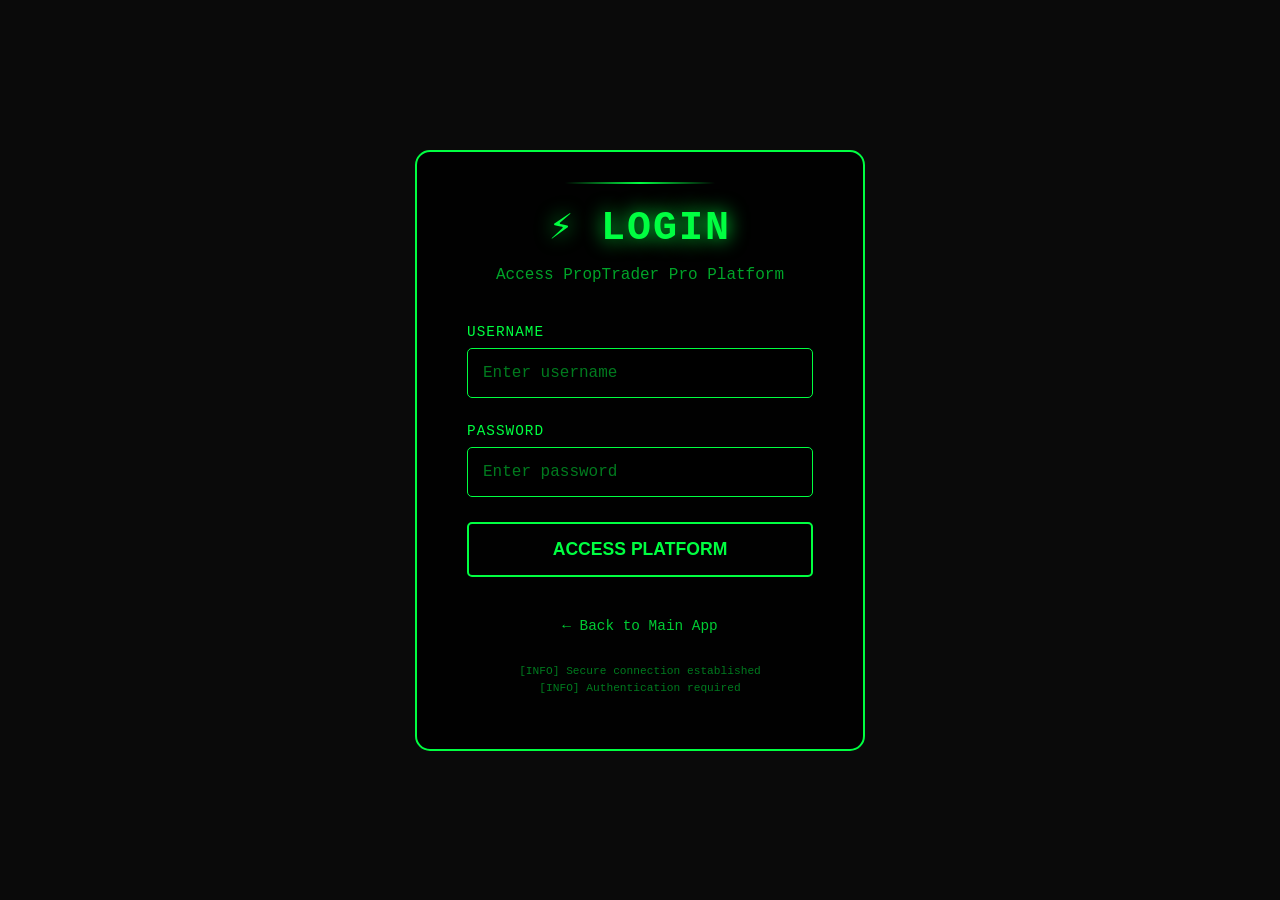
<file: frontend/templates/i8.html>
<!DOCTYPE html>
<html lang="en">
<head>
    <meta charset="UTF-8">
    <meta name="viewport" content="width=device-width, initial-scale=1.0">
    <title>PropTrader Pro - Login</title>
    <style>
        * {
            margin: 0;
            padding: 0;
            box-sizing: border-box;
        }
        
        body {
            font-family: 'Courier New', monospace;
            background: #0a0a0a;
            color: #00ff41;
            min-height: 100vh;
            overflow-x: hidden;
            display: flex;
            align-items: center;
            justify-content: center;
        }
        
        .login-container {
            background: rgba(0, 0, 0, 0.9);
            border: 2px solid #00ff41;
            border-radius: 15px;
            padding: 50px;
            width: 100%;
            max-width: 450px;
            position: relative;
            overflow: hidden;
        }
        
        .login-container::before {
            content: '';
            position: absolute;
            top: 0;
            left: -100%;
            width: 100%;
            height: 100%;
            background: linear-gradient(90deg, transparent, rgba(0, 255, 65, 0.1), transparent);
            animation: sweep 3s ease-in-out infinite;
        }
        
        @keyframes sweep {
            0% { left: -100%; }
            50% { left: 100%; }
            100% { left: 100%; }
        }
        
        .header {
            text-align: center;
            margin-bottom: 40px;
            position: relative;
        }
        
        .header::before {
            content: '';
            position: absolute;
            top: -20px;
            left: 50%;
            transform: translateX(-50%);
            width: 150px;
            height: 2px;
            background: linear-gradient(90deg, transparent, #00ff41, transparent);
            animation: scan 2s linear infinite;
        }
        
        @keyframes scan {
            0% { transform: translateX(-50%) scaleX(0); }
            50% { transform: translateX(-50%) scaleX(1); }
            100% { transform: translateX(-50%) scaleX(0); }
        }
        
        .header h1 {
            font-size: 2.5rem;
            margin-bottom: 15px;
            text-shadow: 0 0 20px #00ff41;
            letter-spacing: 2px;
        }
        
        .header p {
            font-size: 1rem;
            opacity: 0.8;
            color: #00cc33;
        }
        
        .form-group {
            margin-bottom: 25px;
            position: relative;
        }
        
        .form-group label {
            display: block;
            margin-bottom: 8px;
            color: #00ff41;
            font-size: 0.9rem;
            text-transform: uppercase;
            letter-spacing: 1px;
        }
        
        .form-group input {
            width: 100%;
            padding: 15px;
            background: rgba(0, 0, 0, 0.8);
            border: 1px solid #00ff41;
            border-radius: 5px;
            color: #00ff41;
            font-family: 'Courier New', monospace;
            font-size: 1rem;
            transition: all 0.3s ease;
        }
        
        .form-group input:focus {
            outline: none;
            border-color: #00cc33;
            box-shadow: 0 0 15px rgba(0, 255, 65, 0.3);
            background: rgba(0, 0, 0, 0.9);
        }
        
        .form-group input::placeholder {
            color: #00cc33;
            opacity: 0.6;
        }
        
        .login-btn {
            width: 100%;
            padding: 15px;
            background: transparent;
            color: #00ff41;
            border: 2px solid #00ff41;
            border-radius: 5px;
            font-size: 1.1rem;
            font-weight: 600;
            cursor: pointer;
            transition: all 0.3s ease;
            position: relative;
            overflow: hidden;
            margin-bottom: 20px;
        }
        
        .login-btn::before {
            content: '';
            position: absolute;
            top: 0;
            left: -100%;
            width: 100%;
            height: 100%;
            background: #00ff41;
            transition: left 0.3s ease;
            z-index: -1;
        }
        
        .login-btn:hover::before {
            left: 0;
        }
        
        .login-btn:hover {
            color: #000;
            transform: translateY(-2px);
            box-shadow: 0 10px 20px rgba(0, 255, 65, 0.4);
        }
        
        .back-link {
            text-align: center;
            margin-top: 20px;
        }
        
        .back-link a {
            color: #00cc33;
            text-decoration: none;
            font-size: 0.9rem;
            transition: color 0.3s ease;
        }
        
        .back-link a:hover {
            color: #00ff41;
        }
        
        .status-message {
            text-align: center;
            margin-top: 20px;
            padding: 10px;
            border-radius: 5px;
            font-size: 0.9rem;
        }
        
        .status-message.success {
            background: rgba(0, 255, 65, 0.1);
            border: 1px solid #00ff41;
            color: #00ff41;
        }
        
        .status-message.error {
            background: rgba(255, 0, 0, 0.1);
            border: 1px solid #ff0000;
            color: #ff0000;
        }
        
        .terminal-line {
            font-size: 0.8rem;
            color: #00cc33;
            margin-bottom: 5px;
            animation: typewriter 0.1s ease-in;
        }
        
        @keyframes typewriter {
            from { opacity: 0; }
            to { opacity: 1; }
        }
        
        @media (max-width: 768px) {
            .login-container {
                margin: 20px;
                padding: 30px;
            }
            
            .header h1 {
                font-size: 2rem;
            }
        }
    </style>
</head>
<body>
    <div class="login-container">
        <div class="header">
            <h1>⚡ LOGIN</h1>
            <p>Access PropTrader Pro Platform</p>
        </div>
        
        <form id="loginForm">
            <div class="form-group">
                <label for="username">Username</label>
                <input type="text" id="username" name="username" placeholder="Enter username" required>
            </div>
            
            <div class="form-group">
                <label for="password">Password</label>
                <input type="password" id="password" name="password" placeholder="Enter password" required>
            </div>
            
            <button type="submit" class="login-btn">ACCESS PLATFORM</button>
        </form>
        
        <div class="back-link">
            <a href="/i">← Back to Main App</a>
        </div>
        
        <div id="statusMessage" class="status-message" style="display: none;"></div>
        
        <div class="terminal-line" style="margin-top: 30px; text-align: center; font-size: 0.7rem; opacity: 0.6;">
            [INFO] Secure connection established
        </div>
        <div class="terminal-line" style="text-align: center; font-size: 0.7rem; opacity: 0.6;">
            [INFO] Authentication required
        </div>
    </div>

    <script>
        document.getElementById('loginForm').addEventListener('submit', function(e) {
            e.preventDefault();
            
            const username = document.getElementById('username').value;
            const password = document.getElementById('password').value;
            const statusMessage = document.getElementById('statusMessage');
            
            // Simple demo login (in real app, this would call an API)
            if (username === 'admin' && password === 'admin123') {
                statusMessage.textContent = 'Login successful! Redirecting...';
                statusMessage.className = 'status-message success';
                statusMessage.style.display = 'block';
                
                // Redirect to main app after successful login
                setTimeout(() => {
                    window.location.href = '/i';
                }, 1500);
            } else {
                statusMessage.textContent = 'Invalid credentials. Try admin/admin123';
                statusMessage.className = 'status-message error';
                statusMessage.style.display = 'block';
            }
        });
    </script>
</body>
</html>
</file>
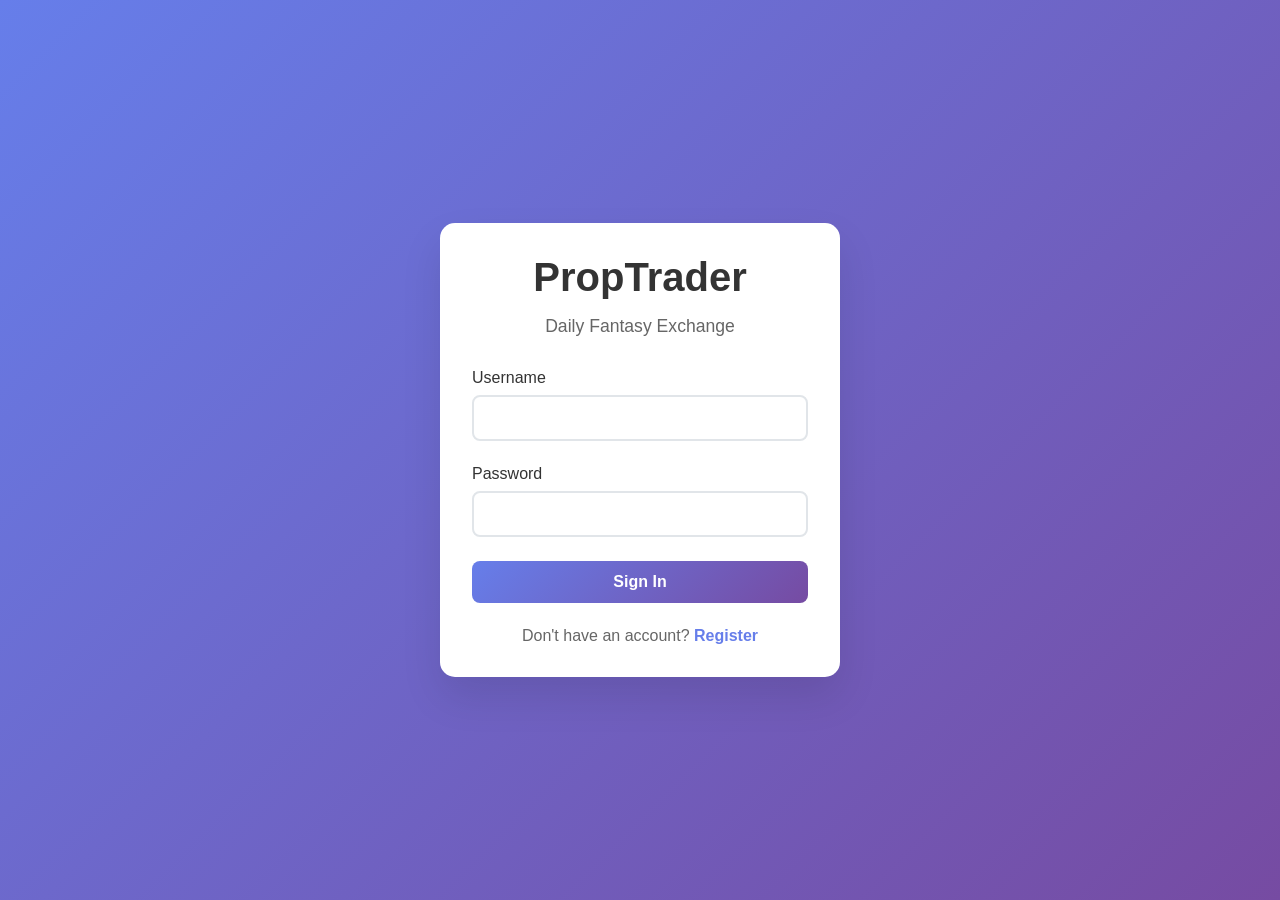
<file: frontend/templates/login.html>
<!DOCTYPE html>
<html lang="en">
<head>
    <meta charset="UTF-8">
    <meta name="viewport" content="width=device-width, initial-scale=1.0">
    <title>PropTrader - Login</title>
    <style>
        * {
            margin: 0;
            padding: 0;
            box-sizing: border-box;
        }
        
        body {
            font-family: 'Segoe UI', Tahoma, Geneva, Verdana, sans-serif;
            background: linear-gradient(135deg, #667eea 0%, #764ba2 100%);
            min-height: 100vh;
            display: flex;
            align-items: center;
            justify-content: center;
        }
        
        .login-container {
            background: white;
            padding: 2rem;
            border-radius: 15px;
            box-shadow: 0 20px 40px rgba(0,0,0,0.1);
            width: 100%;
            max-width: 400px;
            text-align: center;
        }
        
        .logo {
            font-size: 2.5rem;
            font-weight: bold;
            color: #333;
            margin-bottom: 1rem;
        }
        
        .subtitle {
            color: #666;
            margin-bottom: 2rem;
            font-size: 1.1rem;
        }
        
        .form-group {
            margin-bottom: 1.5rem;
            text-align: left;
        }
        
        label {
            display: block;
            margin-bottom: 0.5rem;
            color: #333;
            font-weight: 500;
        }
        
        input {
            width: 100%;
            padding: 12px;
            border: 2px solid #e1e5e9;
            border-radius: 8px;
            font-size: 1rem;
            transition: border-color 0.3s ease;
        }
        
        input:focus {
            outline: none;
            border-color: #667eea;
        }
        
        .btn {
            width: 100%;
            padding: 12px;
            background: linear-gradient(135deg, #667eea 0%, #764ba2 100%);
            color: white;
            border: none;
            border-radius: 8px;
            font-size: 1rem;
            font-weight: 600;
            cursor: pointer;
            transition: transform 0.2s ease;
        }
        
        .btn:hover {
            transform: translateY(-2px);
        }
        
        .error {
            color: #e74c3c;
            margin-top: 1rem;
            display: none;
        }
        
        .register-link {
            margin-top: 1.5rem;
            color: #666;
        }
        
        .register-link a {
            color: #667eea;
            text-decoration: none;
            font-weight: 600;
        }
        
        .register-link a:hover {
            text-decoration: underline;
        }
    </style>
</head>
<body>
    <div class="login-container">
        <div class="logo">PropTrader</div>
        <div class="subtitle">Daily Fantasy Exchange</div>
        
        <form id="loginForm">
            <div class="form-group">
                <label for="username">Username</label>
                <input type="text" id="username" name="username" required>
            </div>
            
            <div class="form-group">
                <label for="password">Password</label>
                <input type="password" id="password" name="password" required>
            </div>
            
            <button type="submit" class="btn">Sign In</button>
        </form>
        
        <div id="error" class="error"></div>
        
        <div class="register-link">
            Don't have an account? <a href="#" onclick="showRegister()">Register</a>
        </div>
    </div>

    <script>
        document.getElementById('loginForm').addEventListener('submit', async (e) => {
            e.preventDefault();
            
            const username = document.getElementById('username').value;
            const password = document.getElementById('password').value;
            const errorDiv = document.getElementById('error');
            
            try {
                const response = await fetch('/api/auth/login', {
                    method: 'POST',
                    headers: {
                        'Content-Type': 'application/json',
                    },
                    body: JSON.stringify({ username, password })
                });
                
                const data = await response.json();
                
                if (response.ok) {
                    localStorage.setItem('token', data.token);
                    localStorage.setItem('user', JSON.stringify(data.user));
                    window.location.href = '/dashboard';
                } else {
                    errorDiv.textContent = data.error || 'Login failed';
                    errorDiv.style.display = 'block';
                }
            } catch (error) {
                errorDiv.textContent = 'Network error. Please try again.';
                errorDiv.style.display = 'block';
            }
        });
        
        function showRegister() {
            // For now, just show a simple registration form
            const container = document.querySelector('.login-container');
            container.innerHTML = `
                <div class="logo">PropTrader</div>
                <div class="subtitle">Create Account</div>
                
                <form id="registerForm">
                    <div class="form-group">
                        <label for="reg-username">Username</label>
                        <input type="text" id="reg-username" name="username" required>
                    </div>
                    
                    <div class="form-group">
                        <label for="reg-email">Email</label>
                        <input type="email" id="reg-email" name="email" required>
                    </div>
                    
                    <div class="form-group">
                        <label for="reg-password">Password</label>
                        <input type="password" id="reg-password" name="password" required>
                    </div>
                    
                    <button type="submit" class="btn">Register</button>
                </form>
                
                <div id="error" class="error"></div>
                
                <div class="register-link">
                    Already have an account? <a href="#" onclick="showLogin()">Sign In</a>
                </div>
            `;
            
            document.getElementById('registerForm').addEventListener('submit', async (e) => {
                e.preventDefault();
                
                const username = document.getElementById('reg-username').value;
                const email = document.getElementById('reg-email').value;
                const password = document.getElementById('reg-password').value;
                const errorDiv = document.getElementById('error');
                
                try {
                    const response = await fetch('/api/auth/register', {
                        method: 'POST',
                        headers: {
                            'Content-Type': 'application/json',
                        },
                        body: JSON.stringify({ username, email, password })
                    });
                    
                    const data = await response.json();
                    
                    if (response.ok) {
                        showLogin();
                        errorDiv.textContent = 'Registration successful! Please sign in.';
                        errorDiv.style.display = 'block';
                        errorDiv.style.color = '#27ae60';
                    } else {
                        errorDiv.textContent = data.error || 'Registration failed';
                        errorDiv.style.display = 'block';
                    }
                } catch (error) {
                    errorDiv.textContent = 'Network error. Please try again.';
                    errorDiv.style.display = 'block';
                }
            });
        }
        
        function showLogin() {
            window.location.reload();
        }
    </script>
</body>
</html>
</file>
